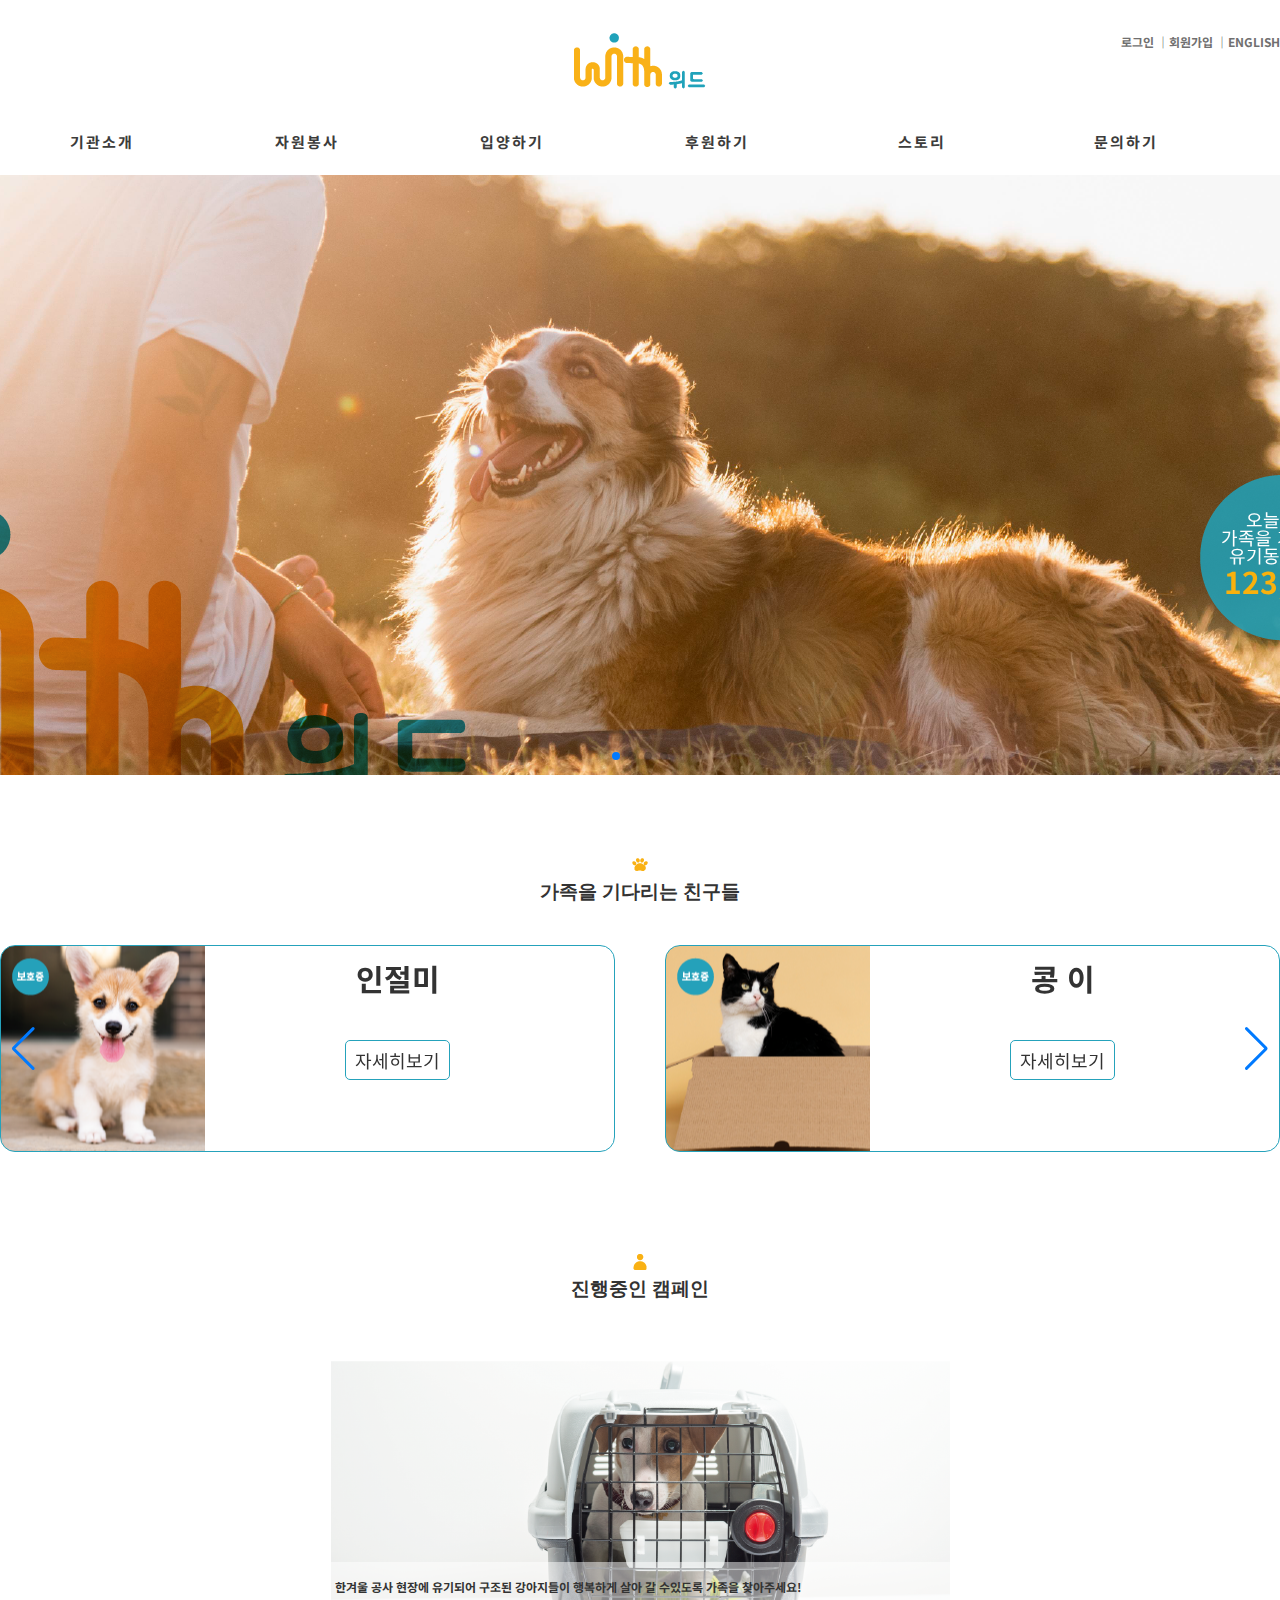
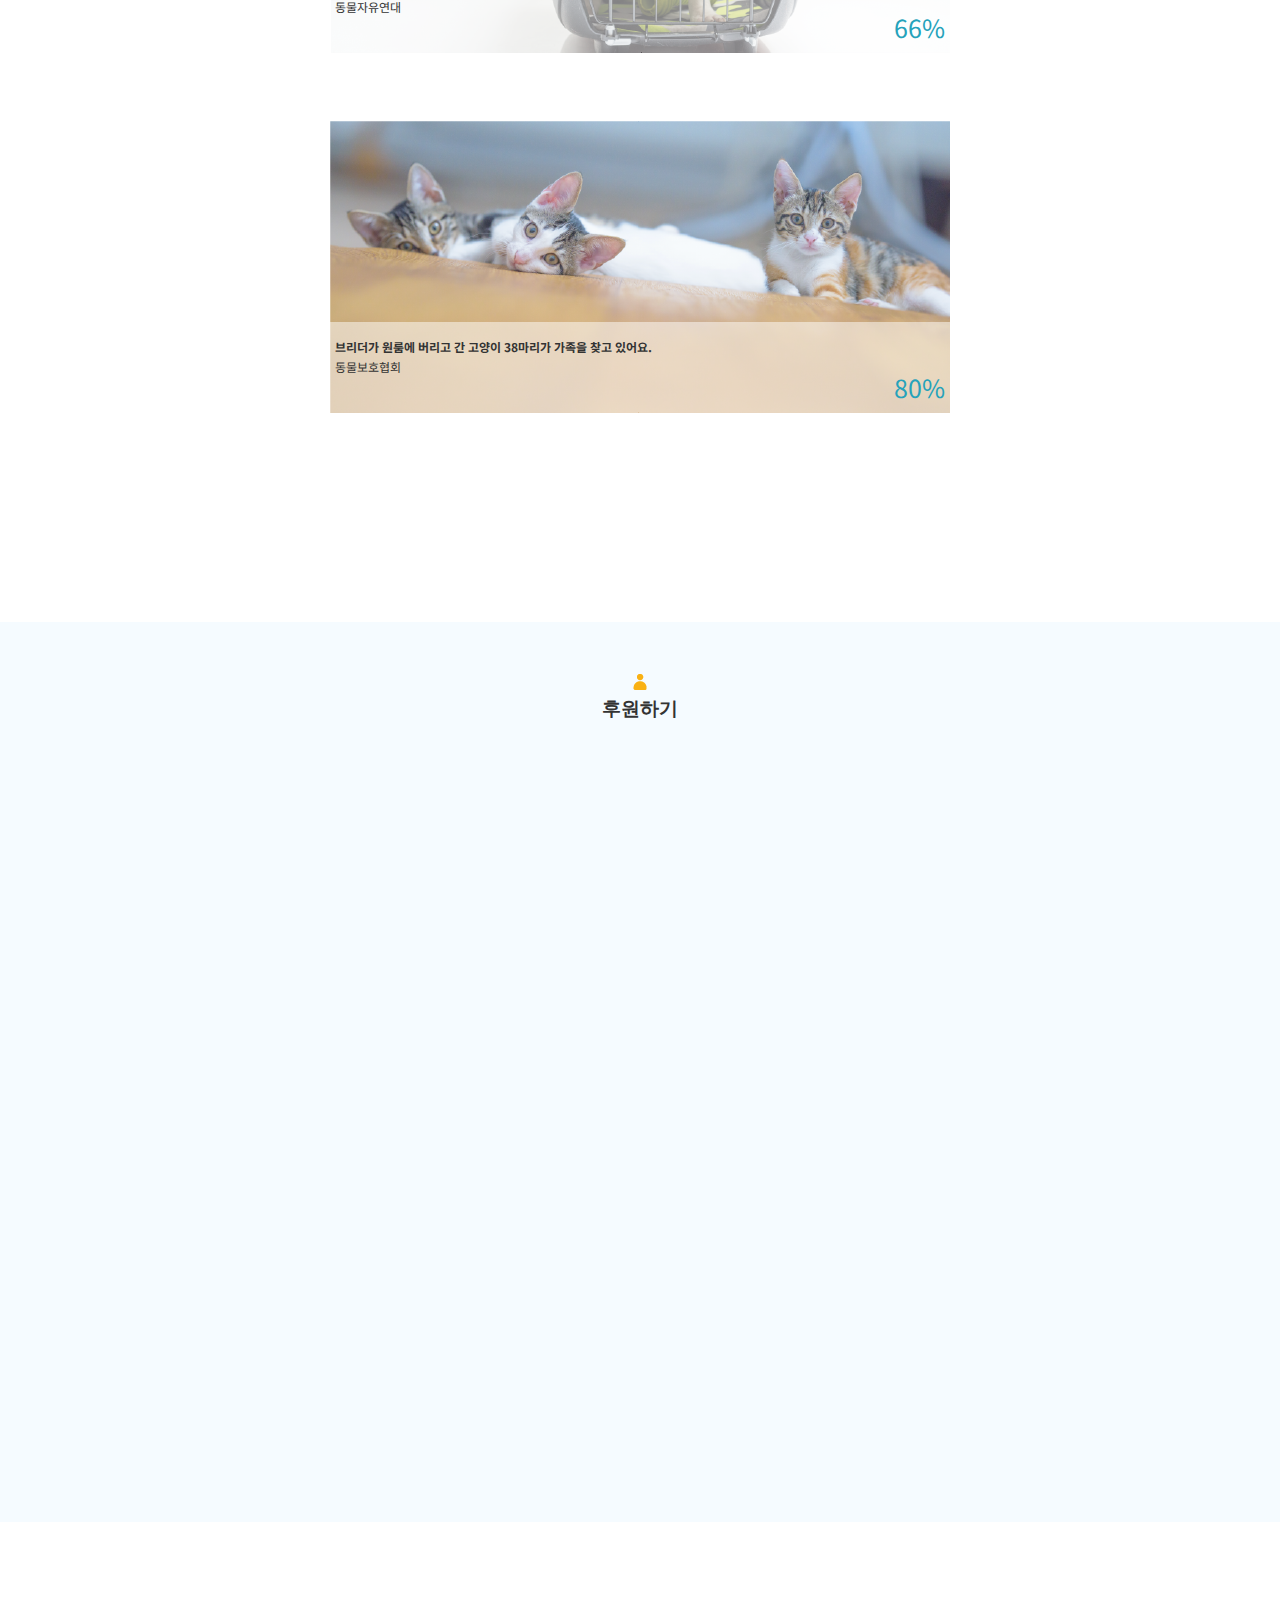
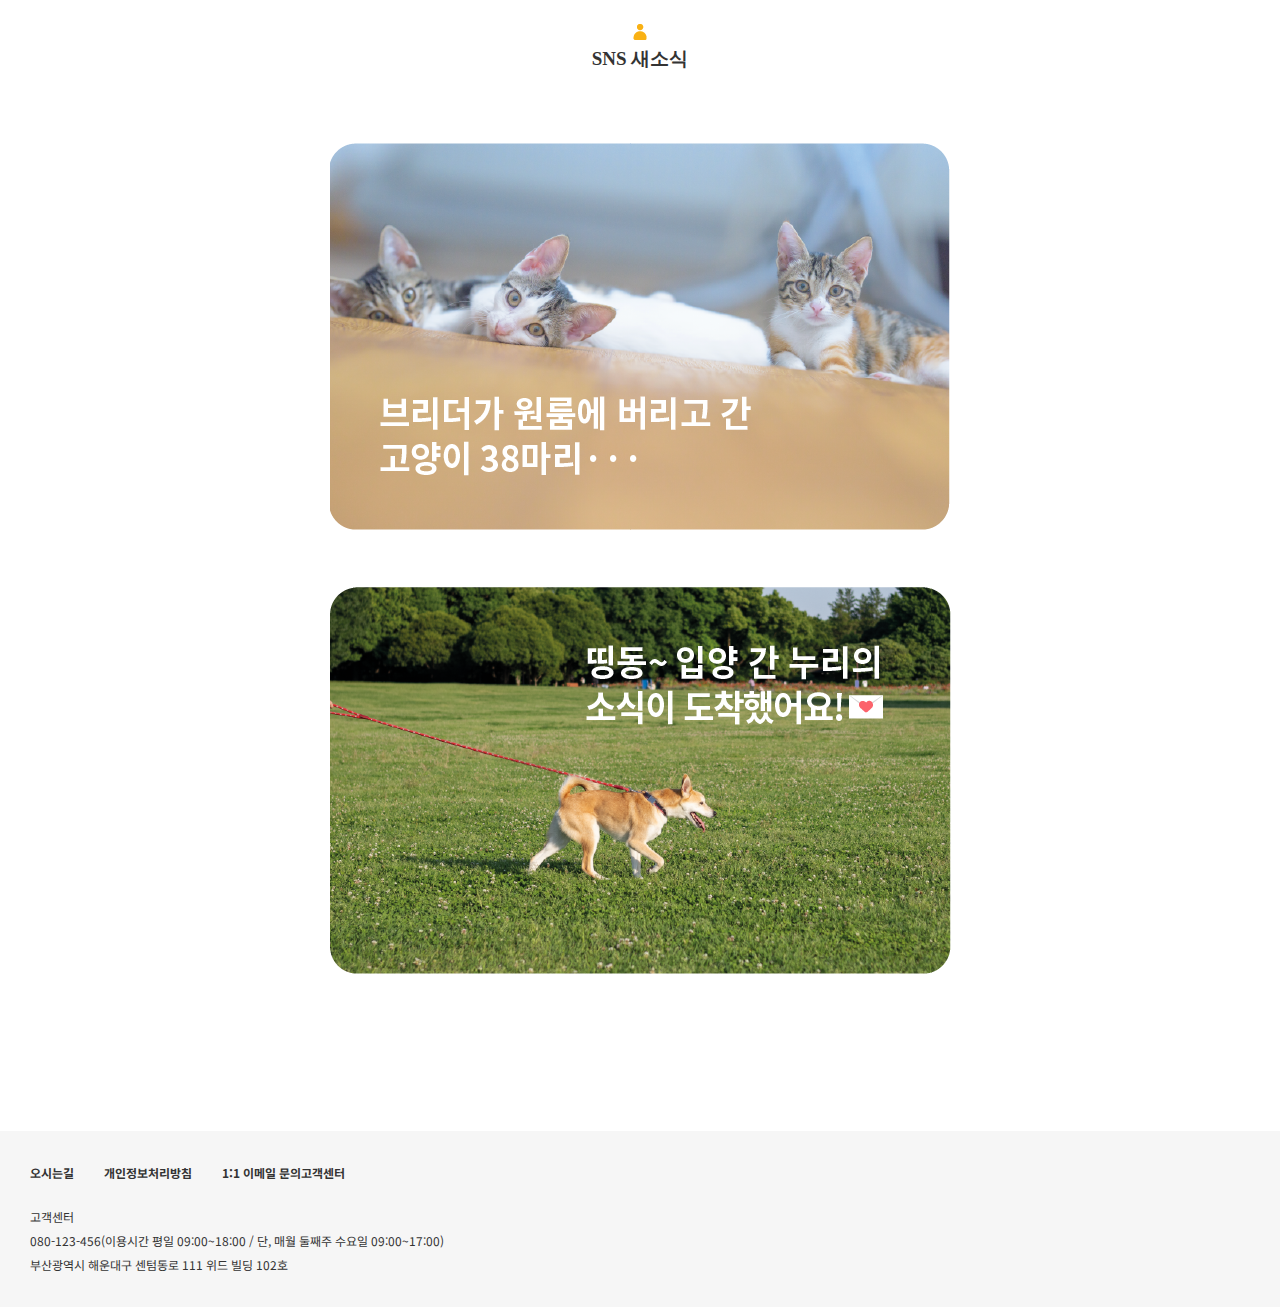
<file: index.html>
<!DOCTYPE html>
<html lang="ko">

<head>
    <meta charset="UTF-8">
    <meta http-equiv="X-UA-Compatible" content="IE=edge">
    <meta name="viewport" content="width=device-width, initial-scale=1.0">
    <title>유기동물과 함께나아가는 With</title>
    <!--기본css-->
    <link rel="stylesheet" href="css/style.css">
    <!--aos_css-->
    <link href="https://unpkg.com/aos@2.3.1/dist/aos.css" rel="stylesheet">
    <!--swiper_css-->
    <link rel="stylesheet" href="css/swiper-bundle.min.css">
    <link rel="stylesheet" href="https://cdn.jsdelivr.net/npm/swiper/swiper-bundle.min.css" />
    <!--mobile_menu_css-->
    <link rel="stylesheet" href="css/jquery.mmenu.all.css">
    <!--파비콘-->
    <link rel="shortcut icon" href="images/favicon-01.png" type="image/x-icon">
    <!--웹폰트-->
    <link rel="preconnect" href="https://fonts.googleapis.com">
    <link rel="preconnect" href="https://fonts.gstatic.com" crossorigin>
    <link href="https://fonts.googleapis.com/css2?family=Noto+Sans+KR&display=swap" rel="stylesheet">
    <!--js-->
    <script src="https://cdn.jsdelivr.net/npm/swiper/swiper-bundle.min.js"></script>
    <script src="js/jquery-1.9.1.min.js"></script>
    <script src="js/script.js"></script>
    <script src="https://unpkg.com/aos@2.3.1/dist/aos.js"></script>
    <!--mobile_menu_js-->
    <script src="js/jquery.mmenu.all.js"></script>


</head>

<body>
    <div id="header_wrap">
        <div class="header">
            <h1><a href="index.html"><img src="images/logo-01.png" alt="logo"></a></h1>
            <ul class="login">
                <li><a href="login.html">로그인 ｜</a></li>
                <li><a href="#">회원가입 ｜</a></li>
                <li><a href="#">ENGLISH</a></li>
            </ul>
        </div><!--header_end-->

        <div id="gnb_wrap">
            <ul class="gnb">
                <li><a href="sub1.html">기관소개</a>
                    <ul class="submenu">
                        <li><a href="sub1.html">위드소개</a></li>
                        <li><a href="sub1.html#section1_wrap">주요사업</a></li>
                        <li><a href="sub1.html#map_wrap">오시는길</a></li>
                    </ul>
                </li>
                <li><a href="sub2.html">자원봉사</a>
                    <ul class="submenu">
                        <li><a href="sub3.html">자원봉사를 위한 교육</a></li>
                        <li><a href="sub2.html">자원봉사를 하고싶어요</a></li>
                        <li><a href="#">봉사자가 필요해요</a></li>
                    </ul>
                </li>
                <li><a href="sub5.html">입양하기</a>
                    <ul class="submenu">
                        <li><a href="#">입양 전 교육</a></li>
                        <li><a href="sub5.html">입양 전 안내사항</a></li>
                        <li><a href="sub4.html">가족을 기다리는 친구들</a></li>
                    </ul>
                </li>
                <li><a href="#">후원하기</a>
                    <ul class="submenu">
                        <li><a href="#">정기후원</a></li>
                        <li><a href="#">일시후원</a></li>
                        <li><a href="#">보호소 선택 후원</a></li>
                        <li><a href="#">캠페인 후원</a></li>
                    </ul>
                </li>
                <li><a href="#">스토리</a>
                    <ul class="submenu">
                        <li><a href="#">입양후기</a></li>
                        <li><a href="#">봉사후기</a></li>
                        <li><a href="#">질문&답변</a></li>
                    </ul>
                </li>
                <li><a href="#">문의하기</a>
                    <ul class="submenu">
                        <li><a href="#">공지사항</a></li>
                        <li><a href="#">FAQ</a></li>
                        <li><a href="#">1:1문의하기</a></li>
                    </ul>
                </li>
            </ul>
            <div class="m_gnb">
                <div class="menu_link">
                    <a href="#menu">
                        <img src="images/hamberger_btn-01.png" alt="">
                    </a>
                </div>
                <nav id="menu">
                    <ul class="mobile_gnb">
                        <li><a href="sub1.html">기관소개</a></li>
                        <li><a href="sub2.html">자원봉사</a></li>
                        <li><a href="sub5.html">입양하기</a></li>
                        <li><a href="#">후원하기</a></li>
                        <li><a href="#">스토리</a></li>
                        <li><a href="#">문의하기</a></li>
                    </ul>
                </nav>
            </div><!--gnb_wrap_end-->
        </div><!--header_wrap_end-->
        <div id="main_banner">
            <div class="swiper mySwiper">
                <div class="swiper-wrapper">
                    <div class="swiper-slide banner1">
                        <div class="round_wrap">
                            <div class="round">
                                <ul class="round_text">
                                    <li>오늘 하루 <br>
                                        가족을 기다리는 <br>
                                        유기동물의 수</li>
                                    <li>
                                        <h2>123,456</h2>
                                    </li>
                                </ul>
                            </div><!--round_end-->
                        </div>
                    </div>
                    <div class="swiper-slide banner2"></div>
                    <div class="swiper-slide banner3"></div>
                    <div class="swiper-slide banner4"></div>
                </div>
                <div class="swiper-pagination"></div>
            </div>

        </div><!--main_banner_end-->
        <div id="container">
            <div class="section content_1">
                <strong class="title"><img src="images/main/icon1-01.png" alt="">
                    <br> 가족을 기다리는 친구들</strong>
                <div class="swiper mySwiper2">
                    <div class="swiper-wrapper list_wrap">
                        <div class="swiper-slide banner1-1 list">
                            <h1>인절미</h1> <a href="#">자세히보기</a>
                        </div>
                        <div class="swiper-slide banner2-1 list">
                            <h1>콩 이</h1> <a href="#">자세히보기</a>
                        </div>
                        <div class="swiper-slide banner3-1 list">
                            <h1>소 담</h1> <a href="#">자세히보기</a>
                        </div>
                        <div class="swiper-slide banner4-1 list">
                            <h1>호 두</h1> <a href="#">자세히보기</a>
                        </div>
                        <div class="swiper-slide banner5-1 list">
                            <h1>치 즈</h1> <a href="#">자세히보기</a>
                        </div>
                    </div>
                    <div class="swiper-button-next"></div>
                    <div class="swiper-button-prev"></div>
                </div>
            </div><!--section content_1_end-->
            <div class="section content_2">
                <strong class="title"><img src="images/main/icon4-01.png" alt="">
                    <br> 진행중인 캠페인</strong>
                <ul class="campain">
                    <li> <a href="#">
                            <div class="campain_text">
                                <strong>한겨울 공사 현장에 유기되어 구조된 강아지들이 행복하게 살아 갈 수있도록 가족을 찾아주세요!</strong>
                                <p>동물자유연대</p>
                                <p class="per">66%</p>
                            </div>
                        </a></li>
                    <li><a href="#">
                            <div class="campain_text"><strong>브리더가 원룸에 버리고 간 고양이 38마리가 가족을 찾고 있어요.</strong>
                                <p>동물보호협회</p>
                                <p class="per">80%</p>
                            </div>
                        </a></li>
                </ul>
            </div><!--section content_2_end-->
        </div><!--container_end-->
        <div id="container_2">
            <div class="section content_3">
                <strong class="title"><img src="images/main/icon4-01.png" alt="">
                    <br> 후원하기</strong>
                <ul class="donation_list">
                    <li data-aos="fade-up" data-aos-duration="2000"><a href="#">
                            <p>정기 후원 신청</p>
                        </a></li>
                    <li data-aos="fade-up" data-aos-duration="2000"><a href="#">
                            <p>일시 후원 신청</p>
                        </a></li>
                    <li data-aos="fade-up" data-aos-duration="2000"><a href="#">
                            <p>캠페인 후원 신청</p>
                        </a></li>
                    <li data-aos="fade-up" data-aos-duration="2000"><a href="#">
                            <p>보호소 지정 후원 신청</p>
                        </a></li>
                </ul>
            </div><!--section content_3_end-->
        </div><!--container_2_end-->
        <div id="container_3">
            <div class="section content_4">
                <strong class="title"><img src="images/main/icon4-01.png" alt="">
                    <br> SNS 새소식</strong>
                <ul class="sns_list">
                    <li><a href="#"><img src="images/main/sns-01.png" alt=""></a></li>
                    <li><a href="#"><img src="images/main/sns-02.png" alt=""></a></li>
                </ul>
            </div><!--content_4_end-->
        </div><!--container_3_end-->
        <div id="footer_wrap">
            <div class="footer">
                <ul class="link">
                    <li><a href="#">오시는길 </a></li>
                    <li><a href="#">개인정보처리방침</a></li>
                    <li><a href="#">1:1 이메일 문의고객센터</a></li>
                </ul>
                <p>고객센터 <br>
                    080-123-456(이용시간 평일 09:00~18:00 / 단, 매월 둘째주 수요일 09:00~17:00) <br>
                    부산광역시 해운대구 센텀동로 111 위드 빌딩 102호</p>
            </div>
        </div><!--footer_end-->

        <script>
            /*mobile_menu*/
            $(document).ready(function () {
                $("#menu").mmenu({
                    "slidingSubmenus": false,
                    "navbar": { "title": "With_위드" },
                    "extensions": [
                        "pagedim-black",
                        "position-right",
                        "theme-white"
                    ]
                });
            });
            /*mainbanner*/
            var swiper = new Swiper(".mySwiper", {
                spaceBetween: 30,
                centeredSlides: true,
                autoplay: {
                    delay: 3500,
                    disableOnInteraction: false,
                },
                pagination: {
                    el: ".swiper-pagination",
                    clickable: true,
                },
            });
            /*list*/
            var swiper = new Swiper(".mySwiper2", {
                slidesPerView: 1, //브라우저가 700보다 작을 때
                spaceBetween: 30,
                loop: true,//반복
                freeMode: true,
                navigation: {
                    nextEl: ".swiper-button-next",
                    prevEl: ".swiper-button-prev"
                },

                breakpoints: {
                    700: {
                        slidesPerView: 2,  //브라우저가 700보다 클 때
                        spaceBetween: 50,
                    },
                    1320: {
                        slidesPerView: 3,  //브라우저가 1320보다 클 때
                        spaceBetween: 50,
                    },
                },
            });

        </script>
</body>

</html>
</file>
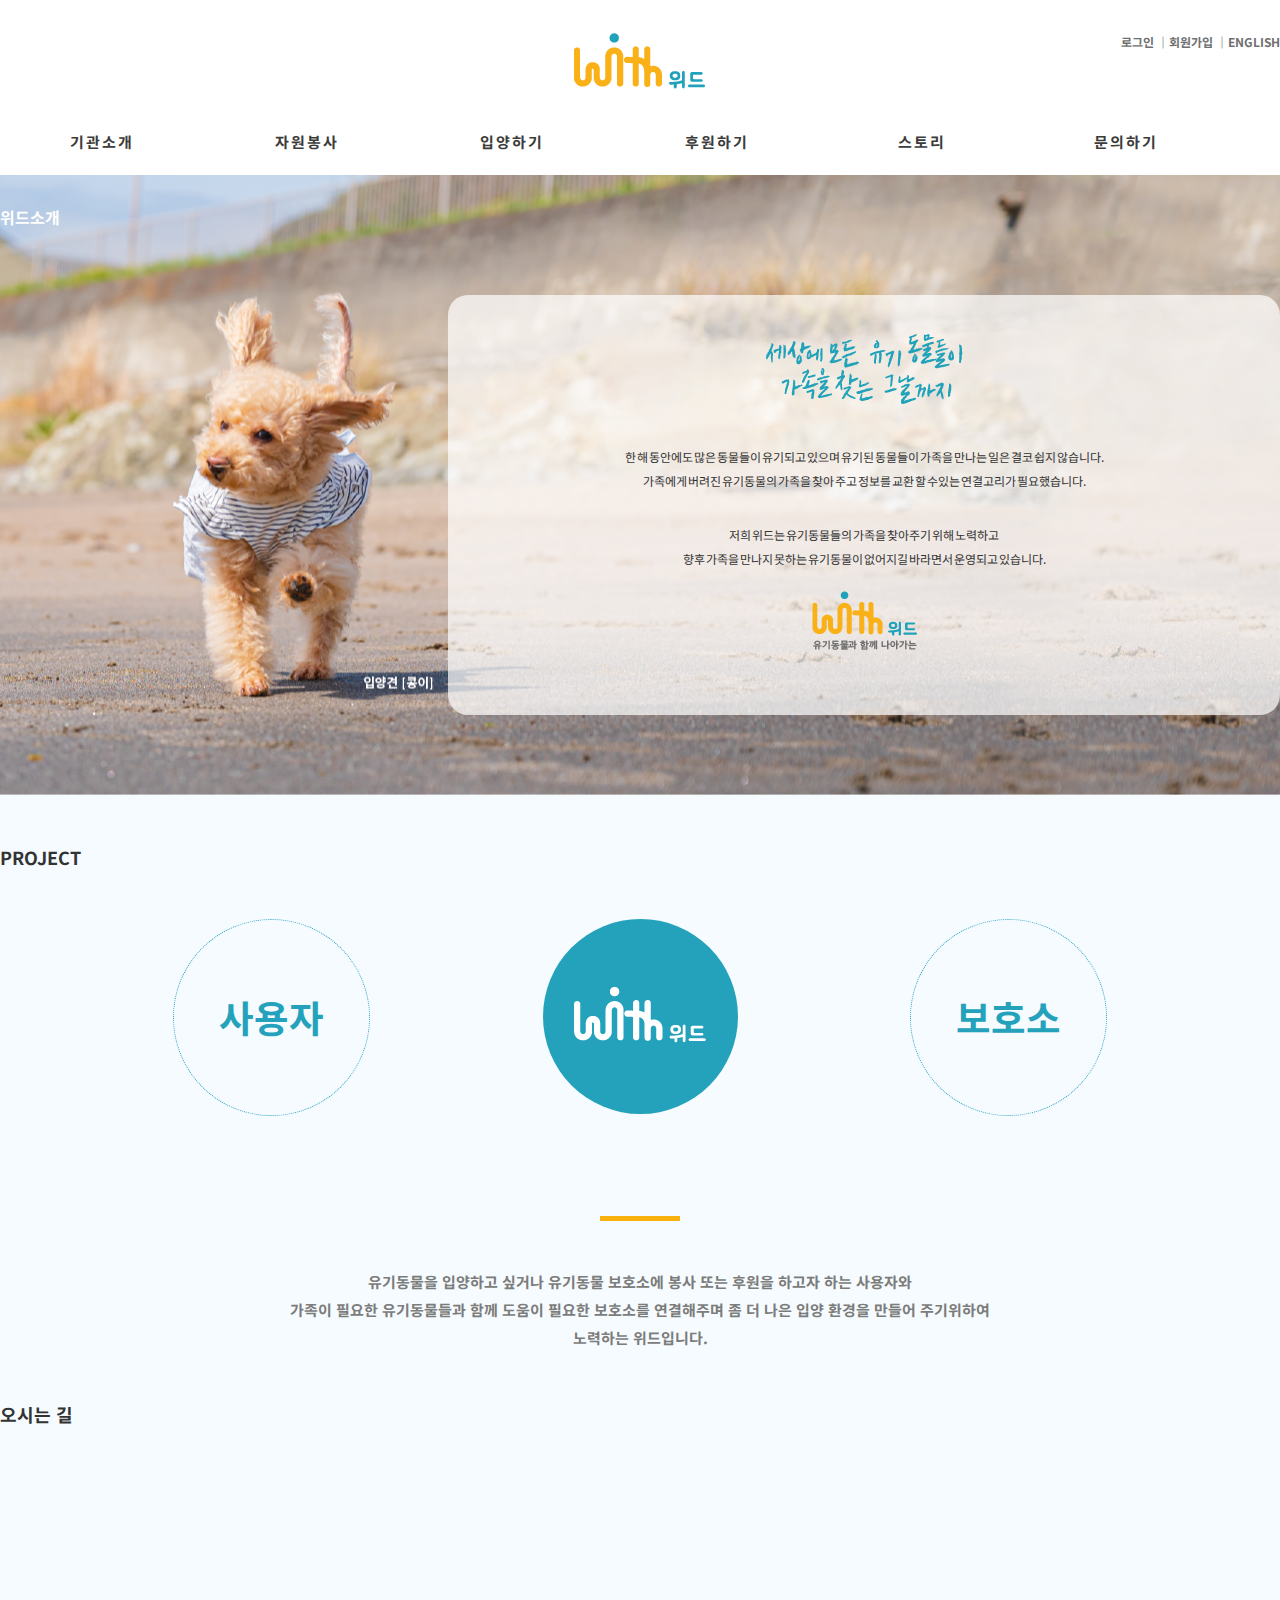
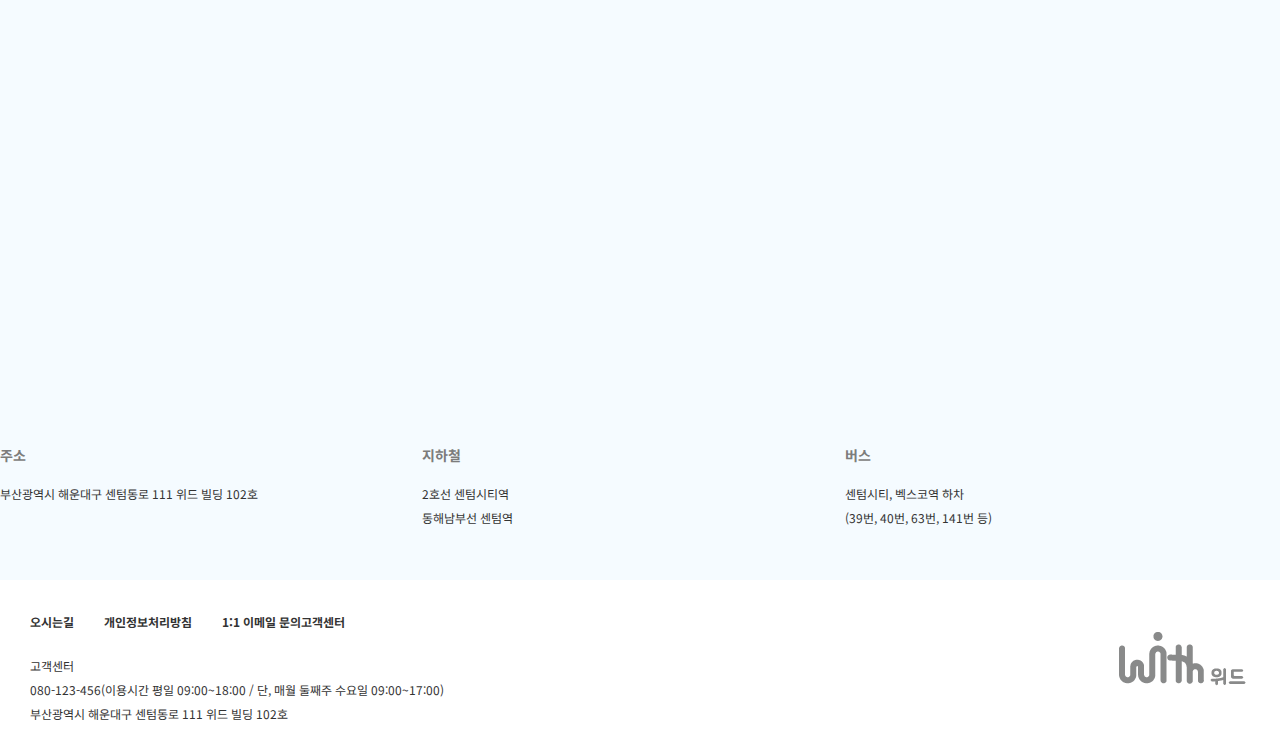
<file: sub1.html>
<!DOCTYPE html>
<html lang="ko">

<head>
    <meta charset="UTF-8">
    <meta http-equiv="X-UA-Compatible" content="IE=edge">
    <meta name="viewport" content="width=device-width, initial-scale=1.0">
    <title>유기동물과 함께나아가는 With</title>
    <!--기본css-->
    <link rel="stylesheet" href="css/sub1_style.css">
    <!--swiper_css-->
    <link rel="stylesheet" href="css/swiper-bundle.min.css">
    <link rel="stylesheet" href="https://cdn.jsdelivr.net/npm/swiper/swiper-bundle.min.css" />
    <!--mobile_menu_css-->
    <link rel="stylesheet" href="css/jquery.mmenu.all.css">
    <!--파비콘-->
    <link rel="shortcut icon" href="images/favicon-01.png" type="image/x-icon">
    <!--웹폰트-->
    <link rel="preconnect" href="https://fonts.googleapis.com">
    <link rel="preconnect" href="https://fonts.gstatic.com" crossorigin>
    <link href="https://fonts.googleapis.com/css2?family=Noto+Sans+KR&display=swap" rel="stylesheet">
    <!--js-->
    <script src="https://cdn.jsdelivr.net/npm/swiper/swiper-bundle.min.js"></script>
    <script src="js/jquery-1.9.1.min.js"></script>
    <!--mobile_menu_js-->
    <script src="js/jquery.mmenu.all.js"></script>
</head>

<body>
    <div id="header_wrap">
        <div class="header">
            <h1><a href="index.html"><img src="images/logo-01.png" alt="logo"></a></h1>
            <ul class="login">
                <li><a href="login.html">로그인 ｜</a></li>
                <li><a href="#">회원가입 ｜</a></li>
                <li><a href="#">ENGLISH</a></li>
            </ul>
        </div><!--header_end-->

        <div id="gnb_wrap">
            <ul class="gnb">
                <li class="on"><a href="#">기관소개</a>
                    <ul class="submenu">
                        <li><a href="#">위드소개</a></li>
                        <li><a href="sub1.html#section1_wrap">주요사업</a></li>
                        <li><a href="sub1.html#map_wrap">오시는길</a></li>
                    </ul>
                </li>
                <li><a href="sub2.html">자원봉사</a>
                    <ul class="submenu">
                        <li><a href="sub3.html">자원봉사를 위한 교육</a></li>
                        <li><a href="sub2.html">자원봉사를 하고싶어요</a></li>
                        <li><a href="#">봉사자가 필요해요</a></li>
                    </ul>
                </li>
                <li><a href="sub5.html">입양하기</a>
                    <ul class="submenu">
                        <li><a href="#">입양 전 교육</a></li>
                        <li><a href="sub5.html">입양 전 안내사항</a></li>
                        <li><a href="sub4.html">가족을 기다리는 친구들</a></li>
                    </ul>
                </li>
                <li><a href="#">후원하기</a>
                    <ul class="submenu">
                        <li><a href="#">정기후원</a></li>
                        <li><a href="#">일시후원</a></li>
                        <li><a href="#">보호소 선택 후원</a></li>
                        <li><a href="#">캠페인 후원</a></li>
                    </ul>
                </li>
                <li><a href="#">스토리</a>
                    <ul class="submenu">
                        <li><a href="#">입양후기</a></li>
                        <li><a href="#">봉사후기</a></li>
                        <li><a href="#">질문&답변</a></li>
                    </ul>
                </li>
                <li><a href="#">문의하기</a>
                    <ul class="submenu">
                        <li><a href="#">공지사항</a></li>
                        <li><a href="#">FAQ</a></li>
                        <li><a href="#">1:1문의하기</a></li>
                    </ul>
                </li>
            </ul>
            <div class="m_gnb">
                <div class="menu_link">
                    <a href="#menu">
                        <img src="images/hamberger_btn-01.png" alt="">
                    </a>
                </div>
                <nav id="menu">
                    <ul class="mobile_gnb">
                        <li><a href="sub1.html">기관소개</a></li>
                        <li><a href="sub2.html">자원봉사</a></li>
                        <li><a href="sub5.html">입양하기</a></li>
                        <li><a href="#">후원하기</a></li>
                        <li><a href="#">스토리</a></li>
                        <li><a href="#">문의하기</a></li>
                    </ul>
                </nav>
            </div><!--gnb_wrap_end-->
        </div><!--header_wrap_end-->
        <div id="info">
            <div class="info_center">
                <h2 class="title">위드소개</h2>
                <div class="text">
                    <img src="images/sub1/subpage_title-01.png" alt="">
                    <p>한 해 동안에도 많은 동물들이 유기되고 있으며 유기된 동물들이 가족을 만나는 일은 결코 쉽지 않습니다. <br>
                        가족에게 버려진 유기동물의 가족을 찾아 주고 정보를 교환 할 수있는 연결고리가 필요했습니다.</p>
                    <p>저희 위드는 유기동물들의 가족을 찾아주기 위해 노력하고 <br>
                        향후 가족을 만나지 못하는 유기동물이 없어지길 바라면서 운영되고 있습니다.</p>
                    <img src="images/sub1/subpage_logo-01.png" alt="">
                </div><!--text_end-->
            </div><!--info_center_end-->
        </div><!--info_end-->
        <div id="section1_wrap">
            <div class="section1">
                <h2 class="title2">PROJECT</h2>
                <div class="project">
                    <div class="project1 round">
                        <h2>사용자</h2>
                    </div>
                    <div class="project2 round"><img src="images/sub1/logo_white-01.png" alt=""></div>
                    <div class="project3 round">
                        <h2>보호소</h2>
                    </div>
                </div>
                <div class="section1_center">
                    <div class="square"></div>
                    <p>유기동물을 입양하고 싶거나 유기동물 보호소에 봉사 또는 후원을 하고자 하는 사용자와 <br>
                        가족이 필요한 유기동물들과 함께 도움이 필요한 보호소를 연결해주며 좀 더 나은 입양 환경을 만들어 주기위하여 <br>
                        노력하는 위드입니다.</p>
                </div><!--section1_center_end-->
            </div><!--section1_end-->
        </div><!--section1_wrap_end-->
        <div id="map_wrap">
            <div class="title_center">
                <h2 class="title2">오시는 길</h2>
            </div><!--title_center_end-->
            <div class="map">
                <iframe
                    src="https://www.google.com/maps/embed?pb=!1m18!1m12!1m3!1d10969.280564858538!2d129.1215331192184!3d35.17690085453572!2m3!1f0!2f0!3f0!3m2!1i1024!2i768!4f13.1!3m3!1m2!1s0x356892e9060a0c83%3A0x60f3f8a820910086!2z67aA7IKw6rSR7Jet7IucIO2VtOyatOuMgOq1rCDshLzthYDrj5nroZw!5e0!3m2!1sko!2skr!4v1670398785923!5m2!1sko!2skr"
                    width="1920" height="550" style="border:0;" allowfullscreen="" loading="lazy"
                    referrerpolicy="no-referrer-when-downgrade"></iframe>
            </div>
            <div class="map_info">
                <ul class="info">
                    <li>
                        <h3>주소</h3>
                        <p>부산광역시 해운대구 센텀동로 111 위드 빌딩 102호</p>
                    </li>
                    <li>
                        <h3>지하철</h3>
                        <p>2호선 센텀시티역 <br>
                            동해남부선 센텀역</p>
                    </li>
                    <li>
                        <h3>버스</h3>
                        <p>센텀시티, 벡스코역 하차 <br>
                            (39번, 40번, 63번, 141번 등)</p>
                    </li>
                </ul>
            </div><!--map_info_end-->
        </div><!--map_wrap_end-->
        <div class="footer">
            <ul class="link">
                <li><a href="#">오시는길 </a></li>
                <li><a href="#">개인정보처리방침</a></li>
                <li><a href="#">1:1 이메일 문의고객센터</a></li>
            </ul>
            <p>고객센터 <br>
                080-123-456(이용시간 평일 09:00~18:00 / 단, 매월 둘째주 수요일 09:00~17:00) <br>
                부산광역시 해운대구 센텀동로 111 위드 빌딩 102호</p>
            <div class="logo2"><img src="images/logo2-01.png" alt=""></div>
        </div>
    </div><!--footer_end-->
    <script>
        /*mobile_menu*/
        $(document).ready(function () {
            $("#menu").mmenu({
                "slidingSubmenus": false,
                "navbar": { "title": "With_위드" },
                "extensions": [
                    "pagedim-black",
                    "position-right",
                    "theme-white"
                ]
            });
        });
    </script>
</body>

</html>
</file>
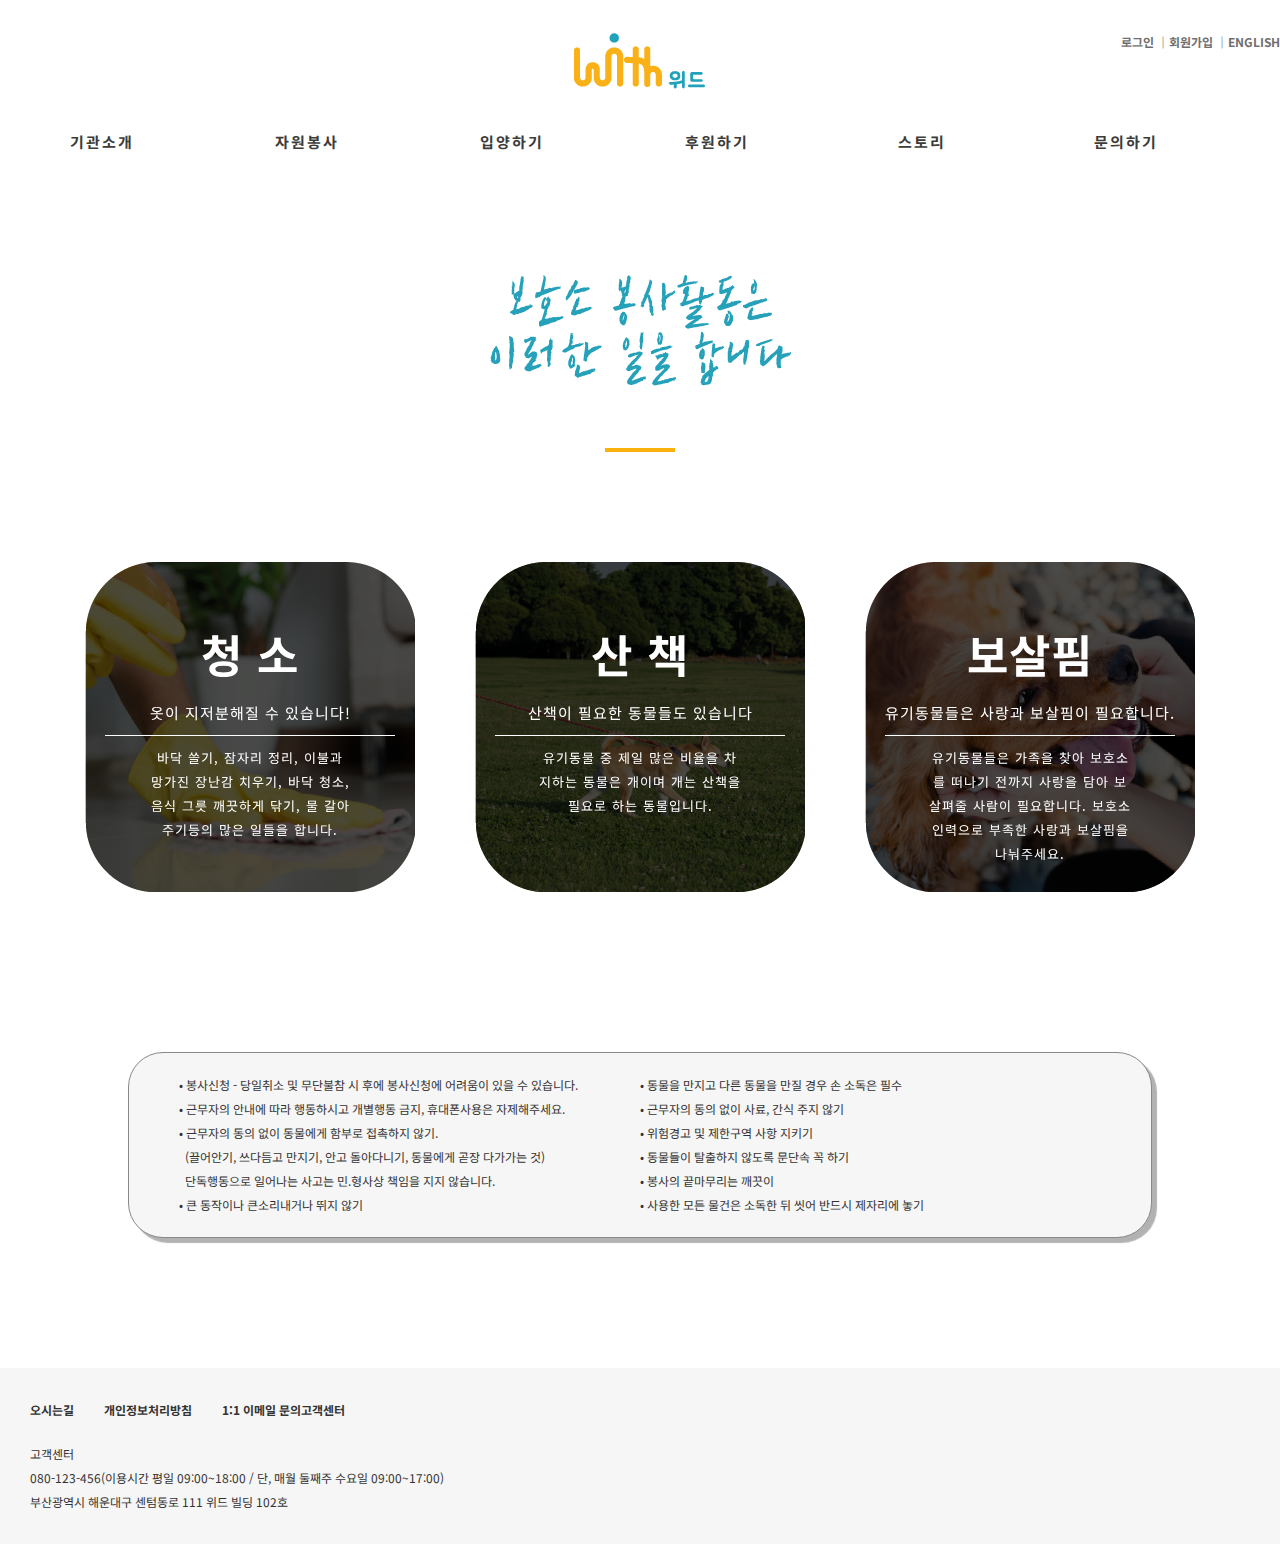
<file: sub3.html>
<!DOCTYPE html>
<html lang="ko">

<head>
    <meta charset="UTF-8">
    <meta http-equiv="X-UA-Compatible" content="IE=edge">
    <meta name="viewport" content="width=device-width, initial-scale=1.0">
    <title>유기동물과 함께나아가는 With</title>
    <!--기본css-->
    <link rel="stylesheet" href="css/sub3_style.css">
    <!--aos_css-->
    <link href="https://unpkg.com/aos@2.3.1/dist/aos.css" rel="stylesheet">
    <!--mobile_menu_css-->
    <link rel="stylesheet" href="css/jquery.mmenu.all.css">
    <!--파비콘-->
    <link rel="shortcut icon" href="images/favicon-01.png" type="image/x-icon">
    <!--웹폰트-->
    <link rel="preconnect" href="https://fonts.googleapis.com">
    <link rel="preconnect" href="https://fonts.gstatic.com" crossorigin>
    <link href="https://fonts.googleapis.com/css2?family=Noto+Sans+KR&display=swap" rel="stylesheet">
    <!--js-->
    <script src="https://cdn.jsdelivr.net/npm/swiper/swiper-bundle.min.js"></script>
    <script src="js/jquery-1.9.1.min.js"></script>
    <script src="js/script.js"></script>
    <script src="https://unpkg.com/aos@2.3.1/dist/aos.js"></script>
    <!--mobile_menu_js-->
    <script src="js/jquery.mmenu.all.js"></script>

</head>

<body>
    <div id="header_wrap">
        <div class="header">
            <h1><a href="index.html"><img src="images/logo-01.png" alt="logo"></a></h1>
            <ul class="login">
                <li><a href="login.html">로그인 ｜</a></li>
                <li><a href="#">회원가입 ｜</a></li>
                <li><a href="#">ENGLISH</a></li>
            </ul>
        </div><!--header_end-->

        <div id="gnb_wrap">
            <ul class="gnb">
                <li><a href="sub1.html">기관소개</a>
                    <ul class="submenu">
                        <li><a href="sub1.html">위드소개</a></li>
                        <li><a href="sub1.html#section1_wrap">주요사업</a></li>
                        <li><a href="sub1.html#map_wrap">오시는길</a></li>
                    </ul>
                </li>
                <li><a href="sub2.html">자원봉사</a>
                    <ul class="submenu">
                        <li><a href="#">자원봉사를 위한 교육</a></li>
                        <li><a href="sub2.html">자원봉사를 하고싶어요</a></li>
                        <li><a href="#">봉사자가 필요해요</a></li>
                    </ul>
                </li>
                <li class="on"><a href="sub5.html">입양하기</a>
                    <ul class="submenu">
                        <li><a href="#">입양 전 교육</a></li>
                        <li><a href="sub5.html">입양 전 안내사항</a></li>
                        <li><a href="sub4.html">가족을 기다리는 친구들</a></li>
                    </ul>
                </li>
                <li><a href="#">후원하기</a>
                    <ul class="submenu">
                        <li><a href="#">정기후원</a></li>
                        <li><a href="#">일시후원</a></li>
                        <li><a href="#">보호소 선택 후원</a></li>
                        <li><a href="#">캠페인 후원</a></li>
                    </ul>
                </li>
                <li><a href="#">스토리</a>
                    <ul class="submenu">
                        <li><a href="#">입양후기</a></li>
                        <li><a href="#">봉사후기</a></li>
                        <li><a href="#">질문&답변</a></li>
                    </ul>
                </li>
                <li><a href="#">문의하기</a>
                    <ul class="submenu">
                        <li><a href="#">공지사항</a></li>
                        <li><a href="#">FAQ</a></li>
                        <li><a href="#">1:1문의하기</a></li>
                    </ul>
                </li>
            </ul>
            <div class="m_gnb">
                <div class="menu_link">
                    <a href="#menu">
                        <img src="images/hamberger_btn-01.png" alt="">
                    </a>
                </div>
                <nav id="menu">
                    <ul class="mobile_gnb">
                        <li><a href="sub1.html">기관소개</a></li>
                        <li><a href="sub2.html">자원봉사</a></li>
                        <li><a href="sub5.html">입양하기</a></li>
                        <li><a href="#">후원하기</a></li>
                        <li><a href="#">스토리</a></li>
                        <li><a href="#">문의하기</a></li>
                    </ul>
                </nav>
            </div><!--gnb_wrap_end-->
        </div><!--header_wrap_end-->
        <div id="container">
            <h1 class="title"><img src="images/sub3/title-01.png" alt=""></h1>
            <div class="square"></div>
            <div class="banner_wrap">
                <ul class="banner">
                    <li data-aos="flip-left" data-aos-duration="1000">
                        <h2>청 소</h2>
                        <p class="slogan">옷이 지저분해질 수 있습니다!</p>
                        <p class="text"> 바닥 쓸기, 잠자리 정리, 이불과 망가진
                            장난감 치우기, 바닥 청소, 음식 그릇
                            깨끗하게 닦기, 물 갈아주기등의 많은
                            일들을 합니다.</p>
                    </li>
                    <li data-aos="flip-left" data-aos-duration="1000">
                        <h2>산 책</h2>
                        <p class="slogan">산책이 필요한 동물들도 있습니다</p>
                        <p class="text"> 유기동물 중 제일 많은 비율을 차지하는
                            동물은 개이며 개는 산책을 필요로 하는
                            동물입니다.</p>
                    </li>
                    <li data-aos="flip-left" data-aos-duration="1000">
                        <h2>보살핌</h2>
                        <p class="slogan">유기동물들은 사랑과 보살핌이 필요합니다.</p>
                        <p class="text"> 유기동물들은 가족을 찾아 보호소를 떠나기 전까지
                            사랑을 담아 보살펴줄 사람이 필요합니다.
                            보호소 인력으로 부족한 사랑과 보살핌을
                            나눠주세요.</p>
                    </li>
                </ul>
            </div><!--banner_end-->
            <div class="textbox_wrap">
                <div class="textbox">
                    <ul class="caution_1">
                        <li>• 봉사신청 - 당일취소 및 무단불참 시 후에 봉사신청에 어려움이 있을 수 있습니다.</li>
                        <li>• 근무자의 안내에 따라 행동하시고 개별행동 금지, 휴대폰사용은 자제해주세요.</li>
                        <li>• 근무자의 동의 없이 동물에게 함부로 접촉하지 않기. <br>
                            &nbsp; (끌어안기, 쓰다듬고 만지기, 안고 돌아다니기, 동물에게 곧장 다가가는 것) <br>
                            &nbsp; 단독행동으로 일어나는 사고는 민.형사상 책임을 지지 않습니다.
                        </li>
                        <li>• 큰 동작이나 큰소리내거나 뛰지 않기</li>
                    </ul>
                    <ul class="caution_2">
                        <li>• 동물을 만지고 다른 동물을 만질 경우 손 소독은 필수</li>
                        <li>• 근무자의 동의 없이 사료, 간식 주지 않기</li>
                        <li>• 위험경고 및 제한구역 사항 지키기</li>
                        <li>• 동물들이 탈출하지 않도록 문단속 꼭 하기</li>
                        <li>• 봉사의 끝마무리는 깨끗이</li>
                        <li>• 사용한 모든 물건은 소독한 뒤 씻어 반드시 제자리에 놓기</li>
                    </ul>
                </div><!--textbox_end-->
            </div><!--textbox_wrap-->
        </div><!--container_end-->
        <div id="footer_wrap">
            <div class="footer">
                <ul class="link">
                    <li><a href="#">오시는길 </a></li>
                    <li><a href="#">개인정보처리방침</a></li>
                    <li><a href="#">1:1 이메일 문의고객센터</a></li>
                </ul>
                <p>고객센터 <br>
                    080-123-456(이용시간 평일 09:00~18:00 / 단, 매월 둘째주 수요일 09:00~17:00) <br>
                    부산광역시 해운대구 센텀동로 111 위드 빌딩 102호</p>
            </div>
        </div><!--footer_end-->


        <script>
            /*mobile_menu*/
            $(document).ready(function () {
                $("#menu").mmenu({
                    "slidingSubmenus": false,
                    "navbar": { "title": "With_위드" },
                    "extensions": [
                        "pagedim-black",
                        "position-right",
                        "theme-white"
                    ]
                });
            });
        </script>
</body>

</html>
</file>
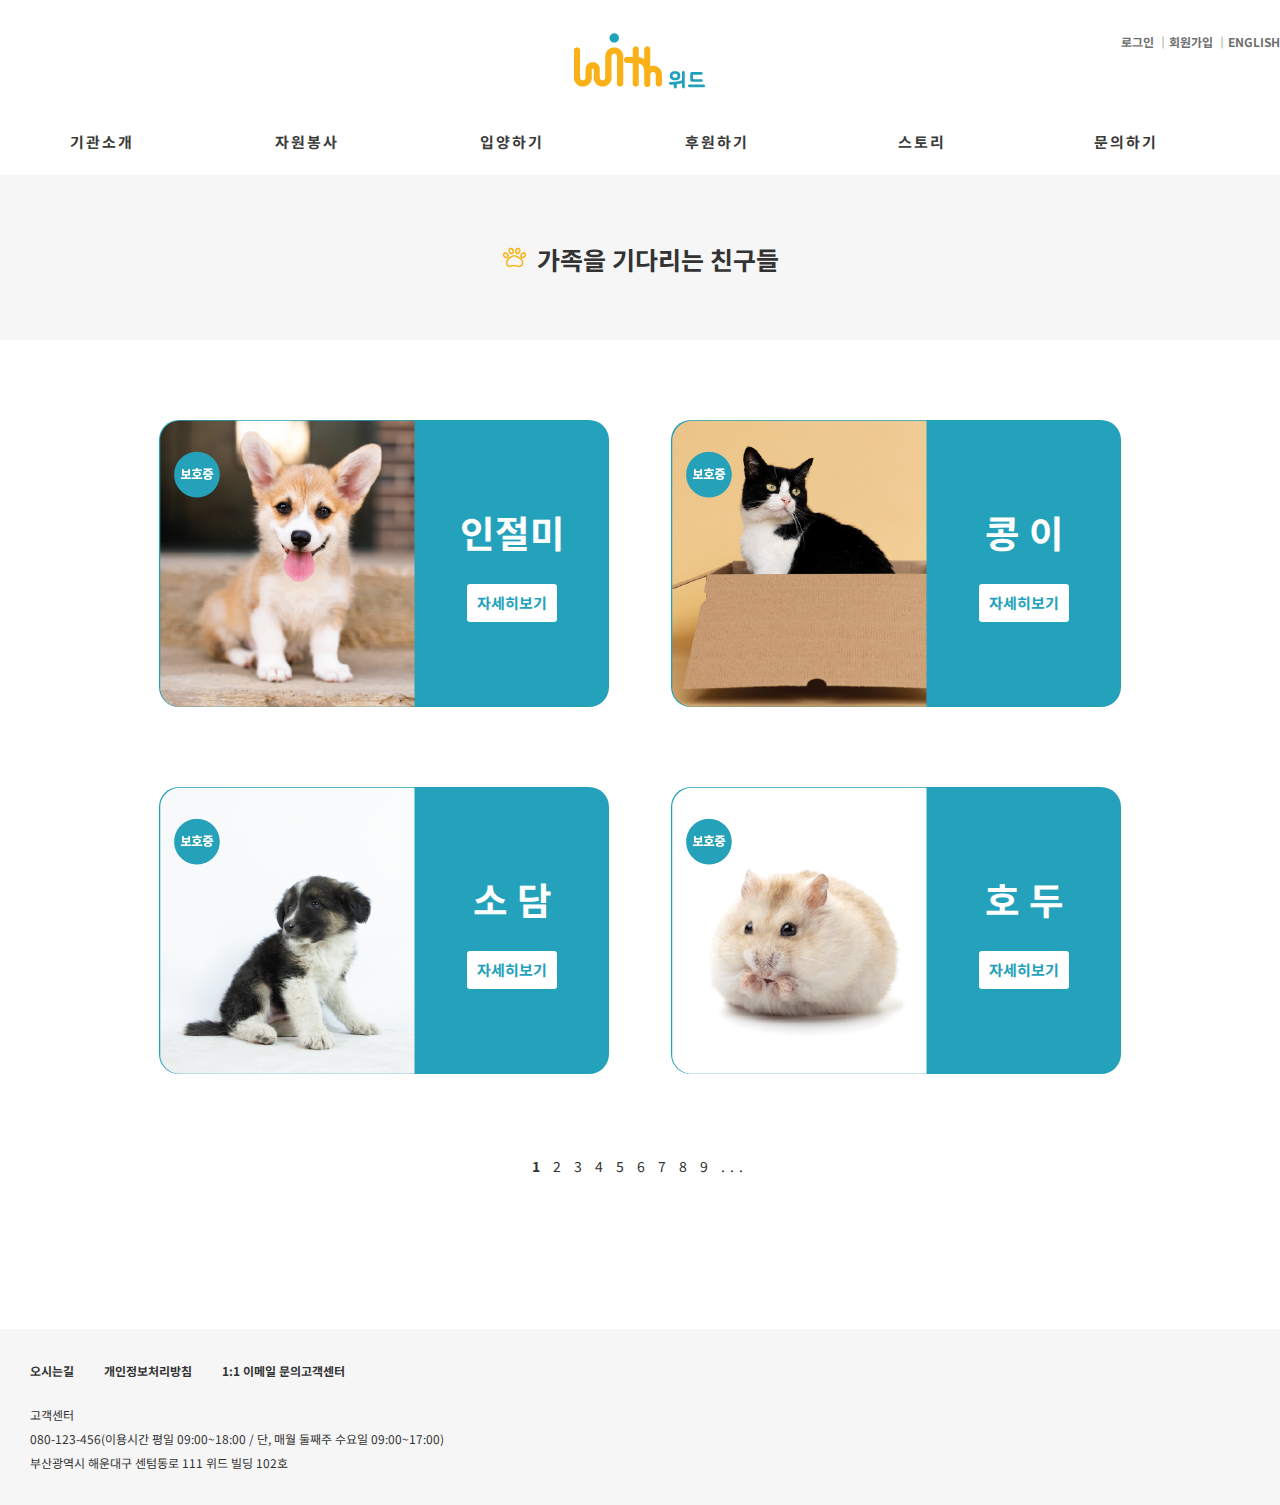
<file: sub4.html>
<!DOCTYPE html>
<html lang="en">

<head>
    <meta charset="UTF-8">
    <meta http-equiv="X-UA-Compatible" content="IE=edge">
    <meta name="viewport" content="width=device-width, initial-scale=1.0">
    <title>Document</title>
    <title>유기동물과 함께나아가는 With</title>
    <!--기본css-->
    <link rel="stylesheet" href="css/sub4_style.css">
    <!--aos_css-->
    <link href="https://unpkg.com/aos@2.3.1/dist/aos.css" rel="stylesheet">
    <!--mobile_menu_css-->
    <link rel="stylesheet" href="css/jquery.mmenu.all.css">
    <!--파비콘-->
    <link rel="shortcut icon" href="images/favicon-01.png" type="image/x-icon">
    <!--웹폰트-->
    <link rel="preconnect" href="https://fonts.googleapis.com">
    <link rel="preconnect" href="https://fonts.gstatic.com" crossorigin>
    <link href="https://fonts.googleapis.com/css2?family=Noto+Sans+KR&display=swap" rel="stylesheet">
    <!--js-->
    <script src="js/jquery-1.9.1.min.js"></script>
    <script src="js/script.js"></script>
    <script src="https://unpkg.com/aos@2.3.1/dist/aos.js"></script>
    <!--mobile_menu_js-->
    <script src="js/jquery.mmenu.all.js"></script>
</head>

<body>
    <div id="header_wrap">
        <div class="header">
            <h1><a href="index.html"><img src="images/logo-01.png" alt="logo"></a></h1>
            <ul class="login">
                <li><a href="login.html">로그인 ｜</a></li>
                <li><a href="#">회원가입 ｜</a></li>
                <li><a href="#">ENGLISH</a></li>
            </ul>
        </div><!--header_end-->
        <div id="gnb_wrap">
            <ul class="gnb">
                <li><a href="sub1.html">기관소개</a>
                    <ul class="submenu">
                        <li><a href="sub1.html">위드소개</a></li>
                        <li><a href="sub1.html#section1_wrap">주요사업</a></li>
                        <li><a href="sub1.html#map_wrap">오시는길</a></li>
                    </ul>
                </li>
                <li><a href="#">자원봉사</a>
                    <ul class="submenu">
                        <li><a href="sub3.html">자원봉사를 위한 교육</a></li>
                        <li><a href="sub2.html">자원봉사를 하고싶어요</a></li>
                        <li><a href="#">봉사자가 필요해요</a></li>
                    </ul>
                </li>
                <li class="on"><a href="sub5.html">입양하기</a>
                    <ul class="submenu">
                        <li><a href="#">입양 전 교육</a></li>
                        <li><a href="sub5.html">입양 전 안내사항</a></li>
                        <li><a href="#">가족을 기다리는 친구들</a></li>
                    </ul>
                </li>
                <li><a href="#">후원하기</a>
                    <ul class="submenu">
                        <li><a href="#">정기후원</a></li>
                        <li><a href="#">일시후원</a></li>
                        <li><a href="#">보호소 선택 후원</a></li>
                        <li><a href="#">캠페인 후원</a></li>
                    </ul>
                </li>
                <li><a href="#">스토리</a>
                    <ul class="submenu">
                        <li><a href="#">입양후기</a></li>
                        <li><a href="#">봉사후기</a></li>
                        <li><a href="#">질문&답변</a></li>
                    </ul>
                </li>
                <li><a href="#">문의하기</a>
                    <ul class="submenu">
                        <li><a href="#">공지사항</a></li>
                        <li><a href="#">FAQ</a></li>
                        <li><a href="#">1:1문의하기</a></li>
                    </ul>
                </li>
            </ul>
            <div class="m_gnb">
                <div class="menu_link">
                    <a href="#menu">
                        <img src="images/hamberger_btn-01.png" alt="">
                    </a>
                </div>
                <nav id="menu">
                    <ul class="mobile_gnb">
                        <li><a href="sub1.html">기관소개</a></li>
                        <li><a href="sub2.html">자원봉사</a></li>
                        <li><a href="sub5.html">입양하기</a></li>
                        <li><a href="#">후원하기</a></li>
                        <li><a href="#">스토리</a></li>
                        <li><a href="#">문의하기</a></li>
                    </ul>
                </nav>
            </div><!--gnb_wrap_end-->
        </div><!--header_wrap_end-->
        <div id="title">
            <p><img src="images/sub4/icon1-01.png" alt="">가족을 기다리는 친구들</p>
        </div><!--title_end-->
        <div id="container">
            <div class="content">
                <ul class="list">
                    <li>
                        <div class="img_wrap"><img src="images/sub4/list_animals-01.png" alt=""></div>
                        <div class="text">
                            <h2>인절미</h2>
                            <p><a href="#">자세히보기</a></p>
                        </div>
                    </li>
                    <li>
                        <div class="img_wrap"><img src="images/sub4/list_animals-02.png" alt=""></div>
                        <div class="text">
                            <h2>콩 이</h2>
                            <p><a href="#">자세히보기</a></p>
                        </div>
                    </li>
                    <li>
                        <div class="img_wrap"><img src="images/sub4/list_animals-03.png" alt=""></div>
                        <div class="text">
                            <h2>소 담</h2>
                            <p><a href="#">자세히보기</a></p< /div>
                    </li>
                    <li>
                        <div class="img_wrap"><img src="images/sub4/list_animals-04.png" alt=""></div>
                        <div class="text">
                            <h2>호 두</h2>
                            <p><a href="#">자세히보기</a></p>
                        </div>
                    </li>
                </ul>
            </div><!--content-->
            <div class="page_number"><a href="#"><strong> 1</strong> 2 3 4 5 6 7 8 9 ...</a></div>
        </div><!--container_end-->

        <div id="footer_wrap">
            <div class="footer">
                <ul class="link">
                    <li><a href="#">오시는길 </a></li>
                    <li><a href="#">개인정보처리방침</a></li>
                    <li><a href="#">1:1 이메일 문의고객센터</a></li>
                </ul>
                <p>고객센터 <br>
                    080-123-456(이용시간 평일 09:00~18:00 / 단, 매월 둘째주 수요일 09:00~17:00) <br>
                    부산광역시 해운대구 센텀동로 111 위드 빌딩 102호</p>
            </div>
        </div><!--footer_end-->

        <script>
            /*mobile_menu*/
            $(document).ready(function () {
                $("#menu").mmenu({
                    "slidingSubmenus": false,
                    "navbar": { "title": "With_위드" },
                    "extensions": [
                        "pagedim-black",
                        "position-right",
                        "theme-white"
                    ]
                });
            });
        </script>
</body>

</html>
</file>
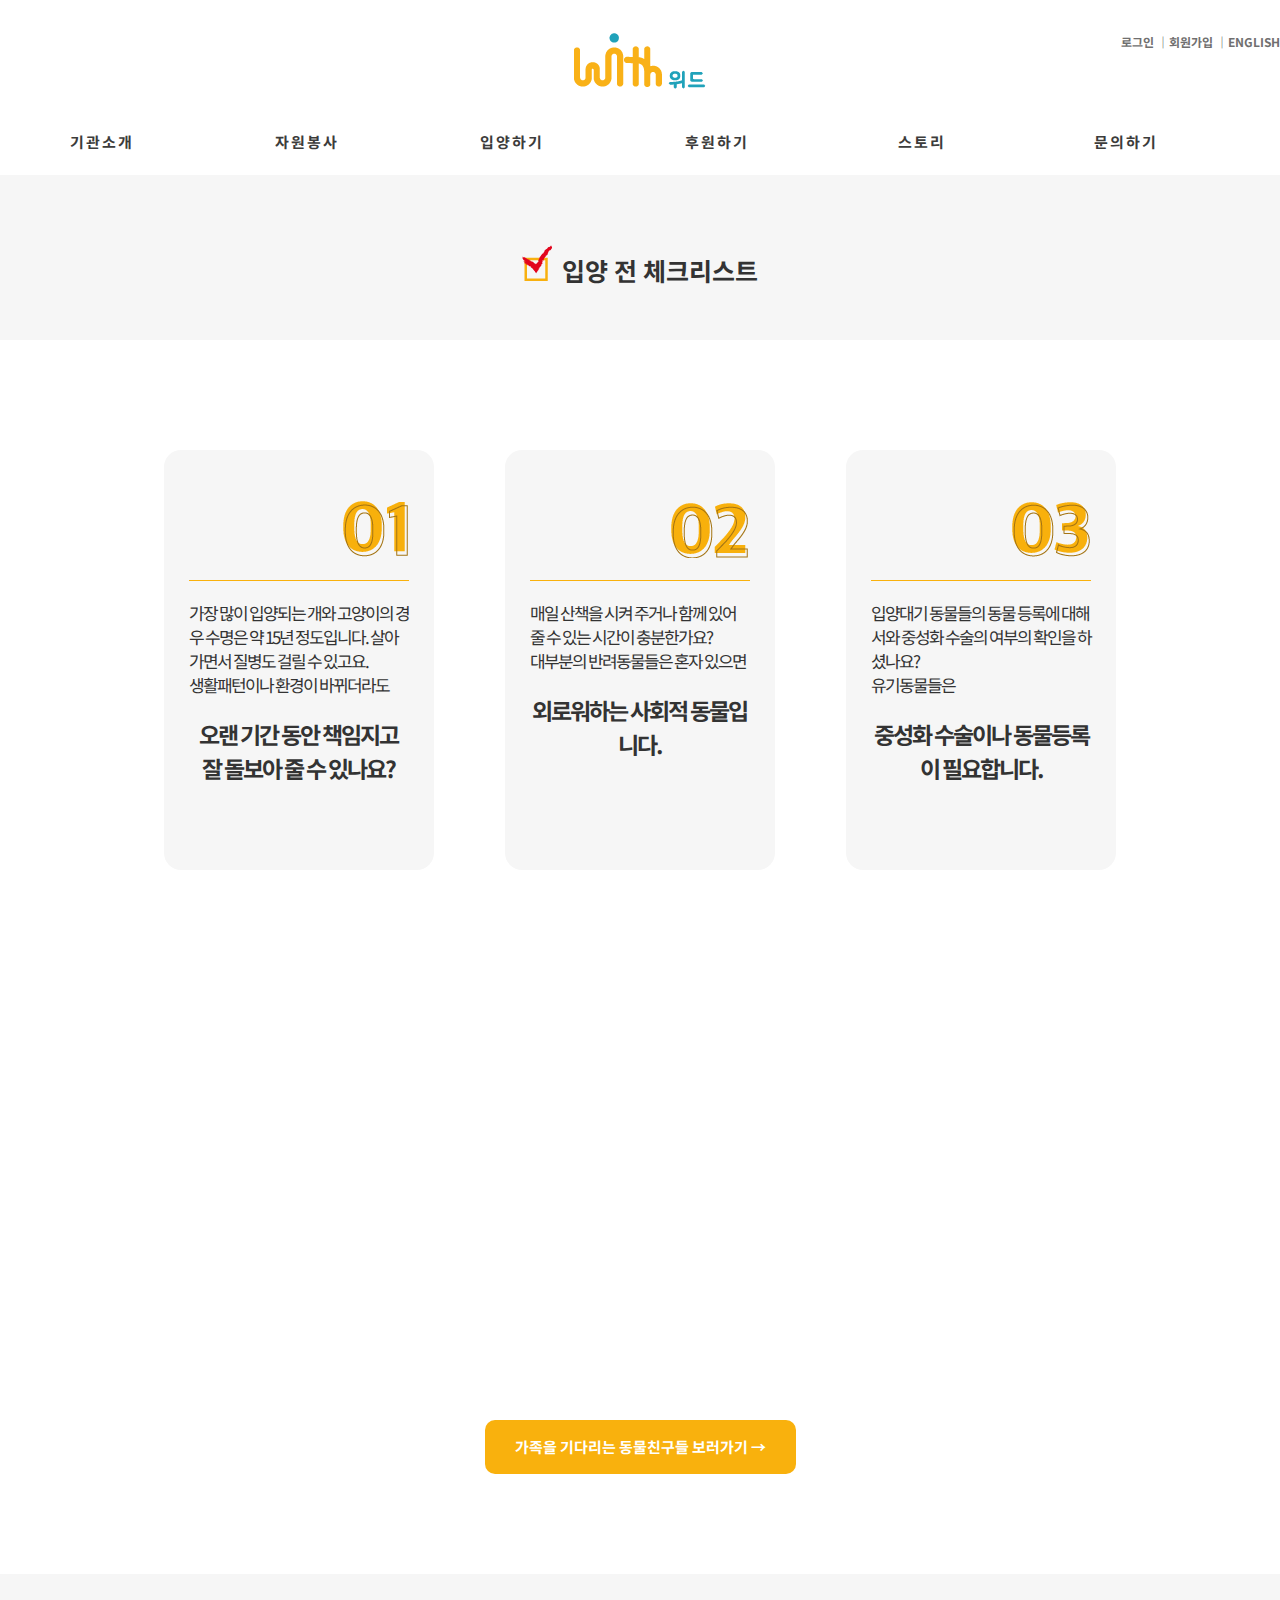
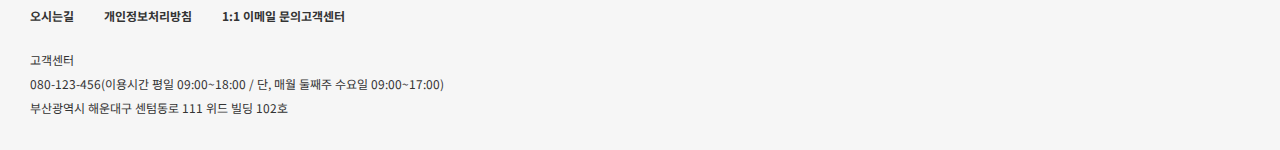
<file: sub5.html>
<!DOCTYPE html>
<html lang="en">

<head>
    <meta charset="UTF-8">
    <meta http-equiv="X-UA-Compatible" content="IE=edge">
    <meta name="viewport" content="width=device-width, initial-scale=1.0">
    <title>유기동물과 함께나아가는 With</title>
    <!--기본css-->
    <link rel="stylesheet" href="css/sub5_style.css">
    <!--aos_css-->
    <link href="https://unpkg.com/aos@2.3.1/dist/aos.css" rel="stylesheet">
    <!--mobile_menu_css-->
    <link rel="stylesheet" href="css/jquery.mmenu.all.css">
    <!--파비콘-->
    <link rel="shortcut icon" href="images/favicon-01.png" type="image/x-icon">
    <!--웹폰트-->
    <link rel="preconnect" href="https://fonts.googleapis.com">
    <link rel="preconnect" href="https://fonts.gstatic.com" crossorigin>
    <link href="https://fonts.googleapis.com/css2?family=Noto+Sans+KR&display=swap" rel="stylesheet">
    <!--js-->
    <script src="js/jquery-1.9.1.min.js"></script>
    <script src="js/script.js"></script>
    <script src="https://unpkg.com/aos@2.3.1/dist/aos.js"></script>
    <!--mobile_menu_js-->
    <script src="js/jquery.mmenu.all.js"></script>
</head>

<body>
    <div id="header_wrap">
        <div class="header">
            <h1><a href="index.html"><img src="images/logo-01.png" alt="logo"></a></h1>
            <ul class="login">
                <li><a href="login.html">로그인 ｜</a></li>
                <li><a href="#">회원가입 ｜</a></li>
                <li><a href="#">ENGLISH</a></li>
            </ul>
        </div><!--header_end-->

        <div id="gnb_wrap">
            <ul class="gnb">
                <li><a href="sub1.html">기관소개</a>
                    <ul class="submenu">
                        <li><a href="sub1.html">위드소개</a></li>
                        <li><a href="sub1.html#section1_wrap">주요사업</a></li>
                        <li><a href="sub1.html#map_wrap">오시는길</a></li>
                    </ul>
                </li>
                <li><a href="sub2.html">자원봉사</a>
                    <ul class="submenu">
                        <li><a href="sub3.html">자원봉사를 위한 교육</a></li>
                        <li><a href="sub2.html">자원봉사를 하고싶어요</a></li>
                        <li><a href="#">봉사자가 필요해요</a></li>
                    </ul>
                </li>
                <li class="on"><a href="#">입양하기</a>
                    <ul class="submenu">
                        <li><a href="#">입양 전 교육</a></li>
                        <li><a href="#">입양 전 안내사항</a></li>
                        <li><a href="sub4.html">가족을 기다리는 친구들</a></li>
                    </ul>
                </li>
                <li><a href="#">후원하기</a>
                    <ul class="submenu">
                        <li><a href="#">정기후원</a></li>
                        <li><a href="#">일시후원</a></li>
                        <li><a href="#">보호소 선택 후원</a></li>
                        <li><a href="#">캠페인 후원</a></li>
                    </ul>
                </li>
                <li><a href="#">스토리</a>
                    <ul class="submenu">
                        <li><a href="#">입양후기</a></li>
                        <li><a href="#">봉사후기</a></li>
                        <li><a href="#">질문&답변</a></li>
                    </ul>
                </li>
                <li><a href="#">문의하기</a>
                    <ul class="submenu">
                        <li><a href="#">공지사항</a></li>
                        <li><a href="#">FAQ</a></li>
                        <li><a href="#">1:1문의하기</a></li>
                    </ul>
                </li>
            </ul>
            <div class="m_gnb">
                <div class="menu_link">
                    <a href="#menu">
                        <img src="images/hamberger_btn-01.png" alt="">
                    </a>
                </div>
                <nav id="menu">
                    <ul class="mobile_gnb">
                        <li><a href="sub1.html">기관소개</a></li>
                        <li><a href="sub2.html">자원봉사</a></li>
                        <li><a href="#">입양하기</a></li>
                        <li><a href="#">후원하기</a></li>
                        <li><a href="#">스토리</a></li>
                        <li><a href="#">문의하기</a></li>
                    </ul>
                </nav>
            </div><!--gnb_wrap_end-->
        </div><!--header_wrap_end-->
            <div id="title">
                <p><img src="images/sub5/check_icon-01.png" alt="">입양 전 체크리스트</p>
            </div><!--title_end-->
        <div id="contain">
            <div class="content">
                <ul class="list">
                    <li data-aos="fade-up" data-aos-duration="1000">
                        <span class="img_wrap"><img src="images/sub5/number-01.png" alt=""></span>
                <div class="text">
                    <p>가장 많이 입양되는 개와 고양이의 경우 수명은 약 15년 정도입니다.
                        살아가면서 질병도 걸릴 수 있고요.
                       <br> 생활패턴이나 환경이 바뀌더라도</p>
                    <h2>오랜 기간 동안 책임지고 잘 돌보아 줄 수 있나요?</h2>
                </div><!--text_end-->
                </li>
                <li data-aos="fade-up" data-aos-duration="1000">
                    <span class="img_wrap"><img src="images/sub5/number-02.png" alt=""></span>
                <div class="text">
                    <p>매일 산책을 시켜 주거나 함께 있어 줄 수 있는 시간이 충분한가요?
                     <br>   대부분의 반려동물들은 혼자 있으면</p>
                    <h2>외로워하는 사회적 동물입니다.</h2>
                </div><!--text_end-->
                </li>
                <li data-aos="fade-up" data-aos-duration="1000">
                    <span class="img_wrap"><img src="images/sub5/number-03.png" alt=""></span>
                <div class="text">
                    <p>입양대기 동물들의 동물 등록에 대해서와 중성화 수술의 여부의 확인을 
                        하셨나요? <br> 유기동물들은</p>
                    <h2>중성화 수술이나 동물등록이 필요합니다.</h2>
                </div><!--text_end-->
                </li>
                <li data-aos="fade-up" data-aos-duration="1000">
                    <span class="img_wrap"><img src="images/sub5/number-04.png" alt=""></span>
                <div class="text">
                    <p>입양 이후 모니터링 관련 정보 제공에 협조를 해주실 수 있나요? 
                      <br>  위드에서는 입양인식개선을 위해서</p>
                    <h2>보호자분의 적극적인 입양후기 공유와
                        입양동물 정보제공에도 적극 응해 주셨으면 합니다.</h2>
                </div><!--text_end-->
                </li>
                </ul>
            </div><!--content_end-->
            <div class="btn">
                <a href="sub4.html">가족을 기다리는 동물친구들 보러가기 →</a>
            </div>
        </div><!--contain_end-->
        
        <div id="footer_wrap">
            <div class="footer">
                <ul class="link">
                    <li><a href="#">오시는길 </a></li>
                    <li><a href="#">개인정보처리방침</a></li>
                    <li><a href="#">1:1 이메일 문의고객센터</a></li>
                </ul>
                <p>고객센터 <br>
                    080-123-456(이용시간 평일 09:00~18:00 / 단, 매월 둘째주 수요일 09:00~17:00) <br>
                    부산광역시 해운대구 센텀동로 111 위드 빌딩 102호</p>
            </div>
        </div><!--footer_end-->


    <script>
        /*mobile_menu*/
        $(document).ready(function () {
            $("#menu").mmenu({
                "slidingSubmenus": false,
                "navbar": { "title": "With_위드" },
                "extensions": [
                    "pagedim-black",
                    "position-right",
                    "theme-white"
                ]
            });
        });
    </script>
</body>

</html>
</file>
<file: css/style.css>
* {
        margin: 0;
        padding: 0;
}

ul li {
        list-style: none;
}

a {
        text-decoration: none;
        color: #333;
}

body {
        font-family: Noto Sans KR;
        font-size: 12px;
        line-height: 24px;
        color: #333;
        position: relative;
}

/*header*/
#header_wrap {
        height: 175px;
        width: 100%;
        position: relative;
}

.header {
        width: 1320px;
        margin: 0 auto;
        text-align: center;
        position: relative;
        padding-top: 30px;
        box-sizing: border-box;
        height: 110px;
}

.login {
        position: absolute;
        top: 30px;
        right: 0;
        display: flex;
        font-weight: bold;
}

.login li a {
        color: #706f6f;
}

#gnb_wrap {
        height: 65px;
        position: relative;
        z-index: 9;
}

.gnb {
        width: 1320px;
        margin: 0 auto;
        display: flex;
}

.gnb>li {
        width: 16%;
        text-align: center;
        letter-spacing: 2px;
}

.gnb>li>a {
        display: block;
        font-weight: bold;
        font-size: 15px;
        color: #3c3c3b;
        padding: 20px 0 21px 0;
}

.gnb>li>a:hover {
        border-bottom: 2px solid #f9b10d;
}

.submenu {
        background-color: rgba(255, 255, 255, 0.5);
        display: none;
}

.submenu li a {
        display: block;
        padding: 10px 0;
        border-bottom: 1px solid #ddd;
        font-weight: bold;
        letter-spacing: -1px;
        font-size: 13px;
}

.submenu li a:hover {
        background-color: rgba(255, 255, 255, 0.8)
}

.gnb li:hover .submenu {
        display: block;
}

.m_gnb {
        display: none;
}

/*main_banner*/
#main_banner .swiper {
        width: 100%;
        height: 600px;
}

.banner1 {
        background-image: url(../images/main/mainbanner-02.png);
        background-repeat: no-repeat;
        background-position: center;
}

.banner2 {
        background-image: url(../images/main/mainbanner-01.png);
        background-repeat: no-repeat;
        background-position: center;
}

.banner3 {
        background-image: url(../images/main/mainbanner-03.png);
        background-repeat: no-repeat;
        background-position: center;
}

.banner4 {
        background-image: url(../images/main/mainbanner-04.png);
        background-repeat: no-repeat;
        background-position: center;
}

.round_wrap {
        width: 1320px;
        margin: 0 auto;
        padding: 300px 0 0 1200px;
}

/*swiper*/
.swiper-slide {
        text-align: center;
        font-size: 18px;
}

.swiper-slide img {
        display: block;
        width: 100%;
        height: 100%;
        object-fit: cover;
}

/*swiper_end*/
.round {
        background: url(../images/main/round-01.png) no-repeat;
        height: 165px;
        width: 165px;
        text-align: center;
        padding-top: 35px;
        color: #fff;
}

.round_text h2 {
        font-size: 30px;
        color: #f9b10d;
}

.round_text li:nth-child(1) {
        line-height: 18px;
        padding-bottom: 5px;
}

/*section*/
#container {
        width: 1320px;
        margin: 0 auto;

        text-align: center;
}

.title {
        font-family: 티머니 둥근바람;
        font-size: 19px;
}

.section {
        margin-top: 80px;
}

.section strong {
        text-align: center;
}

/*section content_1*/
.swiper {
        width: 100%;
        height: 100%;
}

.mySwiper2 {
        height: 207px;
        margin-top: 40px;
        box-sizing: border-box;
}

.swiper-slide {
        text-align: center;
        font-size: 18px;

        /* Center slide text vertically */
        display: -webkit-box;
        display: -ms-flexbox;
        display: -webkit-flex;
        display: flex;
        -webkit-box-pack: center;
        -ms-flex-pack: center;
        -webkit-justify-content: center;
        justify-content: center;
        -webkit-box-align: center;
        -ms-flex-align: center;
        -webkit-align-items: center;
        align-items: center;
}

.swiper-slide img {
        display: block;
        width: 100%;
        height: 100%;
        object-fit: cover;
}

.swiper {
        margin-left: auto;
        margin-right: auto;
}

.list h1 {
        padding: 20px 0 50px;
        font-size: 30px;
}

.list a {
        border: 1px solid #25a2bb;
        display: inline-block;
        padding: 7px 9px;
        border-radius: 5px;
}

.list a:hover {
        background-color: #25a2bb;
        color: #fff;
}

.list {
        flex-direction: column;
        border-radius: 15px;
        border: 1px solid #25a2bb;
        padding-left: 180px;
        box-sizing: border-box;
}

.banner1-1 {
        background: url(../images/main/animals-01.png) no-repeat left;

}

.banner2-1 {
        background: url(../images/main/animals-02.png) no-repeat left;
}

.banner3-1 {
        background: url(../images/main/animals-03.png) no-repeat left;

}

.banner4-1 {
        background: url(../images/main/animals-04.png) no-repeat left;
}

.banner5-1 {
        background: url(../images/main/animals-05.png) no-repeat left;
}

/*section content_2*/
.content_2 {
        width: 1320px;
        margin: 100px auto;
        text-align: center;
        margin-bottom: 150px;
}

.campain {
        margin-top: 50px;
        display: flex;
        justify-content: space-between;
}

.campain li {
        width: 45%;
        height: 310px;
}

.campain li a {
        display: block;
        box-sizing: border-box;
        padding-top: 210px;
        text-align: left;
}

.per {
        text-align: right;
        font-size: 25px;
        color: #25a2bb;
}

.campain_text {
        background-color: rgba(255, 255, 255, 0.5);
        padding: 15px 15px;
        line-height: 20px;
}

.campain li:nth-child(1) {
        background: url(../images/main/campain-01.png) no-repeat center;
}

.campain li:nth-child(2) {
        background: url(../images/main/campain-02.png) no-repeat center;
}

/*section content_3*/
#container_2 {
        text-align: center;
}

.content_3 {
        background-color: #f5fbff;
        height: 576px;
        padding-top: 50px;
}

.donation {
        width: 1320px;
        margin: 0 auto;
}

.donation_list {
        display: flex;
        width: 80%;
        margin: 0 auto;
        padding-top: 40px;
        justify-content: space-evenly;
}

.donation_list li {
        width: 207px;
        height: 307px;
        border-radius: 0 0 16px 16px;
        border-radius: 18px;
        border: 1px solid #25a2bb;
}

.donation_list li a {
        display: block;
        color: #25a2bb;
        font-family: 티머니 둥근바람;
        font-size: 18px;
        margin-top: 187px;
        font-weight: bold;
        background-color: #f5fbff;
        padding: 48px 0;
        border-radius: 0 0 16px 16px;
}

.donation_list li:nth-child(1) {
        background: url(../images/main/donation-01.png)no-repeat center top;
}

.donation_list li:nth-child(2) {
        background: url(../images/main/donation-02.png)no-repeat center top;
        margin-top: 70px;
}

.donation_list li:nth-child(3) {
        background: url(../images/main/donation-03.png)no-repeat center top;
        margin-top: 70px;
}

.donation_list li:nth-child(4) {
        background: url(../images/main/donation-04.png)no-repeat center top;
}

.donation_list li a:hover {
        background-color: #25a2bb;
        color: #fff;
}

/*content_4*/
.content_4 {
        text-align: center;
        width: 1320px;
        margin: 100px auto;
        margin-bottom: 150px;
}

.sns_list {
        display: flex;
        justify-content: space-between;
        margin-top: 70px;
}

.sns_list li {
        overflow: hidden;
        border-radius: 18px;
}

.sns_list li a img {
        transition: all 1s;
}

.sns_list li a img:hover {
        transform: scale(1.1);
        transition: all 1s;
}

/*footer*/
#footer_wrap {
        background-color: #f6f6f6;
        color: #333;
        text-align: left;
        overflow: hidden;
}

.footer {
        width: 1320px;
        margin: 0 auto;
        overflow: hidden;
        padding: 30px;
}

.link {
        text-align: left;
        display: flex;
}

.link li a {
        color: #333;
        padding: 0 30px 0 0;
        margin: 0 auto;
        display: inline-block;
        font-weight: bold;
        margin-bottom: 20px;
}



/*tablet*/
@media (max-width:1320px) {

        /*header*/
        .header {
                width: 100%;
        }

        .gnb {
                width: 100%;
        }

        /*mainbanner*/
        #main_banner {
                background: url(../images/main/mainbanner-02.png) no-repeat center;
                width: 100%;
        }

        .submenu li a {
                font-size: 1em;
        }

        .round {
                right: 5%;
                bottom: 5%
        }

        /*container_01*/
        #container {
                width: 100%;
        }

        /*content_1*/
        .list li {
                width: 360px;
                margin-bottom: 50px;
                margin: 20px auto;
        }

        .list {
                display: flex;
                flex-direction: column;
        }

        .list li:nth-child(3) {
                display: none;
        }

        /*content_2*/
        .content_2 {
                width: 100%;
        }

        .campain {
                flex-direction: column;
                width: 100%;
                justify-content: center;
        }

        .campain li {
                width: 50%;
                margin: 0 auto;
                margin-bottom: 50px;
        }

        .campain_text {
                width: 100%;
                box-sizing: border-box;
        }

        /*content_3*/
        .content_3 {
                height: 850px;
        }

        .donation {
                width: 65%;
        }

        .donation_list {
                display: flex;
                flex-wrap: wrap;
                padding-top: 50px;
                justify-content: space-evenly;
        }

        .donation_list li {
                width: 200px;
                margin: 0 8% 50px 0;
        }

        .donation_list li:nth-child(2) {
                margin-top: 0;
        }

        .donation_list li:nth-child(3) {
                margin-top: 0;
        }

        /*content_4*/
        .content_4 {
                text-align: center;
                width: 100%;

                margin-bottom: 150px;
        }

        .sns_list {
                display: flex;
                flex-direction: column;
                justify-content: center;
        }

        .sns_list li {
                margin-bottom: 50px;
                width: 62%;
                margin: 0 auto;
        }

        .sns_list li:nth-child(2) {
                margin-top: 50px;
        }

        /*footer*/
        .footer {
                width: 100%;
                ;
        }

        .link {
                text-align: left;
        }
}


/*mobile*/
@media (max-width:700px) {
        .header {
                width: 100%;
                position: relative;
        }

        .login,
        .gnb {
                display: none;
        }

        .m_gnb {
                display: block;
                position: absolute;
                top: -70px;
                right: 20px;
        }

        /*content_1*/
        .list li:nth-child(2) {
                display: none;
        }

        /*content_2*/
        .content_2 {
                width: 100%;
                margin-bottom: 50px;
        }

        .campain {
                flex-direction: column;
                width: 100%;
                justify-content: center;
        }

        .campain li {
                width: 100%;
                margin: 0 auto;
                margin-bottom: 50px;
        }

        .campain_text {
                width: 100%;
                box-sizing: border-box;
        }

        /*content_3*/

        .content_3 {
                height: 550px;
                width: 100%;
        }

        .donation {
                width: 90%;
        }

        .donation_list {
                display: flex;
                justify-content: center;
                text-align: center;
        }

        .donation_list li {
                border: none;
                height: 50px;
                border-radius: 25px;
                background-color: none;
        }

        .donation_list li a {
                width: 90%;
                height: 50px;
                border-radius: 25px;
                border: 1px solid #25a2bb;
                display: inline-block;
                color: #25a2bb;
                margin: 0;
                font-family: 티머니 둥근바람;
                font-size: 18px;
                font-weight: bold;
                padding: 10px 10px 5px;
        }

        .donation_list p {
                padding-top: 10px;
        }

        .donation_list li:nth-child(1) {
                background: #f5fbff
        }

        .donation_list li:nth-child(2) {
                background: #f5fbff;
        }

        .donation_list li:nth-child(3) {
                background: #f5fbff;
        }

        .donation_list li:nth-child(4) {
                background: #f5fbff
        }

        .donation_list li a:hover {
                background-color: #25a2bb;
                color: #fff;
        }

        /*content_4*/
        .content_4 {
                width: 100%;
                margin: 80px auto;
                margin-bottom: 100px;
        }

        .sns_list {
                display: flex;
                justify-content: space-between;
                margin-top: 70px;
        }

        .sns_list li {
                overflow: hidden;
                border-radius: 18px;
        }

        .sns_list li a img {
                transition: all 1s;
                width: 100%;
        }

        .sns_list li a img:hover {
                transform: scale(1.1);
                transition: all 1s;
        }

        /*footer*/

        .footer {
                width: 100%;
        }
}
</file>
<file: css/sub1_style.css>
* {
        margin: 0;
        padding: 0;
}

ul li {
        list-style: none;
}

a {
        text-decoration: none;
        color: #333;
}

body {
        font-family: Noto Sans KR;
        font-size: 12px;
        line-height: 24px;
        color: #333;
}

/*header*/
#header_wrap {
        height: 175px;
        position: relative;
}

.header {
        width: 100%;
        margin: 0 auto;
        text-align: center;
        position: relative;
        padding-top: 30px;
        box-sizing: border-box;
        height: 110px;
}

.m_gnb {
        display: none;
}

.login {
        position: absolute;
        top: 30px;
        right: 0;
        display: flex;
        font-weight: bold;
}

.login li a {
        color: #706f6f;
}

#gnb_wrap {
        height: 65px;
        position: relative;
        z-index: 9;
}

.gnb {
        width: 1320px;
        margin: 0 auto;
        display: flex;
}

.gnb>li {
        width: 16%;
        text-align: center;
        letter-spacing: 2px;
}

.gnb>li>a {
        display: block;
        font-weight: bold;
        font-size: 15px;
        color: #3c3c3b;
        padding: 20px 0 21px 0;
}

.gnb>li>a:hover {
        border-bottom: 2px solid #f9b10d;
}

.submenu {
        background-color: rgba(255, 255, 255, 0.5);
        display: none;
}

.submenu li a {
        display: block;
        padding: 10px 0;
        border-bottom: 1px solid #ddd;
        font-weight: bold;
        letter-spacing: -1px;
        font-size: 13px;
}

.submenu li a:hover {
        background-color: rgba(255, 255, 255, 0.8)
}

.gnb li:hover .submenu {
        display: block;
}

/*info*/
#info {
        background: url(../images/sub1/subpage_1-01.png) no-repeat center;
        height: 620px;
}

.info_center {
        position: relative;
        width: 1320px;
        margin: 0 auto;
}

.title {
        color: #fff;
        font-size: 16px;
        font-weight: bold;
        padding-top: 30px;
}

.text {
        background-color: rgba(255, 255, 255, 0.7);
        width: 600px;
        height: 350px;
        border-radius: 20px;
        text-align: center;
        padding-top: 20px;
        position: absolute;
        top: 120px;
        right: 0;
}

.text p {
        word-spacing: -2px;
        padding-bottom: 20px;
}

/*section1*/
#section1_wrap {
        background-color: #f5fbff;
        overflow: hidden;
        padding-top: 50px;
        padding-bottom: 50px;
}

.section1 {
        width: 1320px;
        margin: 0 auto;
}

.section1_center {
        text-align: center;
}

.title2 {
        color: #333;
}

.project {
        display: flex;
        margin-top: 50px;
        justify-content: space-evenly;
}

.round {
        border-radius: 100px;
        width: 195px;
        height: 195px;
        font-size: 25px;
        color: #25a2bb;
        text-align: center;
        font-weight: bold;
}

.project h2 {
        margin-top: 85px;
}

.project1 {
        border: 1px dotted #25a2bb;
}

.project2 {
        background-color: #25a2bb;
}

.project2 img {
        margin-top: 65px;
}

.project3 {
        border: 1px dotted #25a2bb;
}

.square {
        width: 80px;
        height: 5px;
        background-color: #f9b10d;
        text-align: center;
        display: inline-block;
        margin: 100px 0 40px 0;
}

.section1_center p {
        color: #7c7c7b;
        font-weight: bold;
        font-size: 15px;
        line-height: 28px;
}

.section1 {
        word-break: keep-all;
}

/*map*/
#map_wrap {
        background-color: #f5fbff;
        overflow: hidden;
        padding-bottom: 50px;
}

.title_center {
        width: 1320px;
        margin: 0 auto;
        padding-bottom: 30px;
}

.map_info {
        width: 1320px;
        margin: 30px auto;
}

.info li {
        float: left;
        width: 33%;
        margin: 0 auto;
}

.info h3 {
        padding-bottom: 15px;
        color: #7c7c7b;
}

/*footer*/
#footer_wrap {
        background-color: #f6f6f6;
        color: #333;
        text-align: left;
        overflow: hidden;
        clear: both;
}

.footer {
        width: 1320px;
        margin: 0 auto;
        overflow: hidden;
        padding: 30px;
        box-sizing: border-box;
        position: relative;
}

.link {
        text-align: left;
}

.link li a {
        color: #333;
        padding: 0 30px 0 0;
        margin: 0 auto;
        display: inline-block;
        font-weight: bold;
        margin-bottom: 20px;
}

.link li {
        float: left;
}

.footer p {
        clear: both;
}

.logo2 {
        position: absolute;
        right: 30px;
        top: 50px;
}




/*tablet*/
@media (max-width:1320px) {

        /*header*/
        #header_wrap {
                width: 100%;
        }

        .header {
                width: 100%;
        }

        .gnb {
                width: 100%;
        }

        /*info*/
        #info {
                width: 100%;
        }

        .info_center {
                width: 100%;
        }

        .text {
                width: 65%;
                height: 400px;
        }

        .text p {
                padding: 15px;
                box-sizing: border-box;
        }

        /*section1*/
        .section1 {
                width: 100%;
        }

        /*map*/
        .title_center {
                width: 100%;
        }

        .map_info {
                width: 100%;
        }

        /*footer*/
        .footer {
                width: 100%;
                box-sizing: border-box;
        }

}



/*mobile*/
@media (max-width:700px) {

        /*header*/
        #header_wrap {
                width: 100%;
        }

        .header {
                width: 100%;
                position: relative;
        }

        .login,
        .gnb {
                display: none;
        }

        .m_gnb {
                display: block;
                position: absolute;
                top: -70px;
                right: 20px;
        }

        /*info*/
        #info {
                width: 100%;
        }

        .info_center {
                width: 100%;
        }

        .text {
                width: 65%;
                height: 450px;
        }

        .text p {
                padding: 15px;
                box-sizing: border-box;
        }

        /*section1*/
        .section1 {
                width: 100%;
        }

        .project {
                display: block;
                width: 195px;
                margin: 0 auto;
        }

        .round {
                width: 195px;
                margin-top: 30px;
        }

        /*map*/
        .title_center {
                width: 100%;
        }

        .map_info {
                width: 100%;
        }

        /*footer*/
        .footer {
                width: 100%;
                margin: 0;
                box-sizing: border-box;
        }

        .link {
                text-align: left;
        }

        .footer p {
                width: 50%;
        }
}
</file>
<file: css/sub3_style.css>
* {
        margin: 0;
        padding: 0;
}

ul li {
        list-style: none;
}

a {
        text-decoration: none;
        color: #333;
}

body {
        font-family: Noto Sans KR;
        font-size: 12px;
        line-height: 24px;
        color: #333;
        position: relative;
        height: 100%;
}

/*header*/
#header_wrap {
        height: 175px;
        position: relative;
}

.header {
        width: 1320px;
        margin: 0 auto;
        text-align: center;
        position: relative;
        padding-top: 30px;
        box-sizing: border-box;
        height: 110px;
}

.login {
        position: absolute;
        top: 30px;
        right: 0;
        display: flex;
        font-weight: bold;
}

.login li a {
        color: #706f6f;
}

#gnb_wrap {
        height: 65px;
        position: relative;
        z-index: 9;
}

.gnb {
        width: 1320px;
        margin: 0 auto;
        display: flex;
}

.gnb>li {
        width: 16%;
        text-align: center;
        letter-spacing: 2px;
}

.gnb>li>a {
        display: block;
        font-weight: bold;
        font-size: 15px;
        color: #3c3c3b;
        padding: 20px 0 21px 0;
}

.gnb>li>a:hover {
        border-bottom: 2px solid #f9b10d;
}

.submenu {
        background-color: rgba(255, 255, 255, 0.5);
        display: none;
}

.submenu li a {
        display: block;
        padding: 10px 0;
        border-bottom: 1px solid #ddd;
        font-weight: bold;
        letter-spacing: -1px;
        font-size: 13px;
}

.submenu li a:hover {
        background-color: rgba(255, 255, 255, 0.8)
}

.gnb li:hover .submenu {
        display: block;
}

.m_gnb {
        display: none;
}

/*contaier*/
#container {
        width: 1320px;
        margin: 0 auto;
}

.title {
        text-align: center;
        margin: 80px 0 40px 0;
}

.square {
        width: 70px;
        height: 4px;
        background-color: #f9b10d;
        margin: 0 auto;
}

.banner_wrap {
        width: 1320px;
        margin-top: 80px;
}

.banner {
        display: flex;
        width: 100%;
        justify-content: space-between;
}

.banner li {
        width: 330px;
        height: 330px;
        text-align: center;
        padding: 80px 20px 0;
        box-sizing: border-box;
        word-break: break-all;
        color: #fff;
        letter-spacing: 1px;
}

.banner h2 {
        font-size: 45px;
        margin-bottom: 35px;
}

.slogan {
        border-bottom: 1px solid #fff;
        padding-bottom: 10px;
        font-size: 15px;
}

.text {
        word-break: break-all;
        padding-top: 10px;
        width: 70%;
        font-size: 13px;
        margin: 0 auto;
}

.banner li:nth-child(1) {
        background: url(../images/sub3/banner-01.png) no-repeat;
}

.banner li:nth-child(2) {
        background: url(../images/sub3/banner-02.png) no-repeat;
}

.banner li:nth-child(3) {
        background: url(../images/sub3/banner-03.png) no-repeat;
}


.textbox_wrap {
        width: 1320px;
        margin: 0 auto;
}

.textbox {
        width: 80%;
        box-shadow: 5px 5px 1px rgba(0, 0, 0, 0.3);
        margin: 130px auto;
        border: 1px solid rgb(136, 136, 136);
        background-color: #f6f6f6;
        border-radius: 35px;
        display: flex;
        padding: 20px 50px;
        justify-content: space-between;
        box-sizing: border-box;
}

.caution_1 {
        width: 50%;
}

.caution_2 {
        width: 50%;
}

/*footer*/
#footer_wrap {
        background-color: #f6f6f6;
        color: #333;
        text-align: left;
        overflow: hidden;
}

.footer {
        width: 1320px;
        margin: 0 auto;
        overflow: hidden;
        padding: 30px;
        position: relative;
}

.link {
        text-align: left;
        display: flex;
}

.link li a {
        color: #333;
        padding: 0 30px 0 0;
        margin: 0 auto;
        display: inline-block;
        font-weight: bold;
        margin-bottom: 20px;
}

/*footer*/
#footer_wrap {
        background-color: #f6f6f6;
        color: #333;
        text-align: left;
        overflow: hidden;
}

.footer {
        width: 1320px;
        margin: 0 auto;
        overflow: hidden;
        padding: 30px;
        position: relative;
}

.link {
        text-align: left;
        display: flex;
}

.link li a {
        color: #333;
        padding: 0 30px 0 0;
        margin: 0 auto;
        display: inline-block;
        font-weight: bold;
        margin-bottom: 20px;
}

.footer p {
        clear: both;
}


/*tablet*/
@media (max-width:1320px) {

        /*header*/
        .header {
                width: 100%;
        }

        .gnb {
                width: 100%;
        }

        /*contaier*/
        #container {
                width: 100%;
        }

        .title {
                text-align: center;
                margin: 80px 0 40px 0;
        }

        .banner_wrap {
                width: 100%;
        }

        .banner {
                display: flex;
                width: 100%;
                flex-wrap: wrap;
                justify-content: center;
        }

        .banner li {
                margin: 30px;
        }

        .textbox_wrap {
                width: 100%;
                margin: 0 auto;
        }


        /*footer*/
        .footer {
                width: 100%;
                ;
        }

        .link {
                text-align: left;
        }
}


/*mobile*/
@media (max-width:700px) {
        .header {
                width: 100%;
                position: relative;
        }

        .login,
        .gnb {
                display: none;
        }

        .m_gnb {
                display: block;
                position: absolute;
                top: -70px;
                right: 20px;
        }


        .banner_wrap {
                width: 100%;
        }

        .banner {
                display: flex;
                flex-wrap: wrap;
                width: 100%;
                justify-content: center;
        }

        .textbox_wrap {
                width: 100%;
                word-break: break-all;
                margin: 0 auto;
        }

        .textbox {
                width: 80%;
                margin: 50px auto;
                flex-direction: column;
                justify-content: center;
                box-sizing: border-box;
        }

        .caution_1 {
                width: 100%;
        }

        .caution_2 {
                width: 100%;
        }


        /*footer*/
        .footer {
                width: 100%;
        }
}
</file>
<file: css/sub4_style.css>
* {
    margin: 0;
    padding: 0;
}

ul li {
    list-style: none;
}

a {
    text-decoration: none;
    color: #333;
}

body {
    font-family: Noto Sans KR;
    font-size: 12px;
    line-height: 24px;
    color: #333;
    position: relative;
}

/*header*/
#header_wrap {
    height: 175px;
    width: 100%;
    position: relative;
}

.header {
    width: 1320px;
    margin: 0 auto;
    text-align: center;
    position: relative;
    padding-top: 30px;
    box-sizing: border-box;
    height: 110px;
}

.login {
    position: absolute;
    top: 30px;
    right: 0;
    display: flex;
    font-weight: bold;
}

.login li a {
    color: #706f6f;
}

#gnb_wrap {
    height: 65px;
    position: relative;
    z-index: 9;
}

.gnb {
    width: 1320px;
    margin: 0 auto;
    display: flex;
}

.gnb>li {
    width: 16%;
    text-align: center;
    letter-spacing: 2px;
}

.gnb>li>a {
    display: block;
    font-weight: bold;
    font-size: 15px;
    color: #3c3c3b;
    padding: 20px 0 21px 0;
}

.gnb>li>a:hover {
    border-bottom: 2px solid #f9b10d;
}

.submenu {
    background-color: rgba(255, 255, 255, 0.5);
    display: none;
}

.submenu li a {
    display: block;
    padding: 10px 0;
    border-bottom: 1px solid #ddd;
    font-weight: bold;
    letter-spacing: -1px;
    font-size: 13px;
}

.submenu li a:hover {
    background-color: rgba(255, 255, 255, 0.8)
}

.gnb li:hover .submenu {
    display: block;
}

.m_gnb {
    display: none;
}

/*title*/
#title {
    background-color: #f6f6f6;
    height: 165px;
    margin-bottom: 30px;
}

#title p {
    text-align: center;
    padding-top: 70px;
    font-size: 25px;
    font-weight: bold;
}

#title img {
    margin-right: 10px;
}

/*container*/
#container {
    width: 1320px;
    margin: 0 auto;
    margin-bottom: 150px;
}

.list {
    width: 80%;
    margin: 0 auto;
    display: flex;
    margin-top: 80px;
    flex-wrap: wrap;
    justify-content: space-around;
    overflow: hidden;
}

.list li {
    width: 450px;
    height: 287px;
    display: flex;
    border-radius: 20px;
    background-color: #25a2bb;
    margin-bottom: 80px;
}

.text {
    color: #fff;
    width: 100%;
    margin-top: 100px;
    text-align: center;
    font-size: 25px;
}

.text a {
    color: #25a2bb;
    display: inline-block;
    background-color: #fff;
    padding: 7px 10px;
    border-radius: 3px;
    margin-top: 40px;
    font-weight: bold;
    font-size: 15px;
}

.text a:hover {
    background-color: #176675;
    color: #fff;
}

.page_number {
    text-align: center;
}

.page_number a {
    font-size: 14px;
    letter-spacing: 5px;
}

/*footer*/
#footer_wrap {
    background-color: #f6f6f6;
    color: #333;
    text-align: left;
    overflow: hidden;
}

.footer {
    width: 1320px;
    margin: 0 auto;
    overflow: hidden;
    padding: 30px;
}

.link {
    text-align: left;
    display: flex;
}

.link li a {
    color: #333;
    padding: 0 30px 0 0;
    margin: 0 auto;
    display: inline-block;
    font-weight: bold;
    margin-bottom: 20px;
}


/*tablet*/
@media (max-width:1320px) {

    /*header*/
    .header {
        width: 100%;
    }

    .gnb {
        width: 100%;
    }

    /*container*/
    #container {
        width: 100%;
        margin: 0 auto;
        margin-bottom: 150px;
    }

    .list {
        width: 80%;
        display: flex;
        flex-wrap: wrap;
    }


    /*footer*/
    .footer {
        width: 100%;
        ;
    }

    .link {
        text-align: left;
    }
}

/*tablet*/
@media (max-width:1055px) {
    .list {
        flex-direction: column;
        align-items: center;
    }
}

/*mobile*/
@media (max-width:700px) {
    .header {
        width: 100%;
        position: relative;
    }

    .login,
    .gnb {
        display: none;
    }

    .m_gnb {
        display: block;
        position: absolute;
        top: -70px;
        right: 20px;
    }

    /*container*/
    #container {
        width: 100%;
    }

    .list {
        width: 100%;
        display: flex;
        flex-wrap: wrap;
    }

    .list li:nth-child(4) {
        display: none;
    }

    /*footer*/
    .footer {
        width: 100%;
    }
}
</file>
<file: css/sub5_style.css>
* {
    margin: 0;
    padding: 0;
}

ul li {
    list-style: none;
}

a {
    text-decoration: none;
    color: #333;
}

body {
    font-family: Noto Sans KR;
    font-size: 12px;
    line-height: 24px;
    color: #333;
    position: relative;
}

/*header*/
#header_wrap {
    height: 175px;
    width: 100%;
    position: relative;
}

.header {
    width: 1320px;
    margin: 0 auto;
    text-align: center;
    position: relative;
    padding-top: 30px;
    box-sizing: border-box;
    height: 110px;
}

.login {
    position: absolute;
    top: 30px;
    right: 0;
    display: flex;
    font-weight: bold;
}

.login li a {
    color: #706f6f;
}

#gnb_wrap {
    height: 65px;
    position: relative;
    z-index: 9;
}

.gnb {
    width: 1320px;
    margin: 0 auto;
    display: flex;
}

.gnb>li {
    width: 16%;
    text-align: center;
    letter-spacing: 2px;
}

.gnb>li>a {
    display: block;
    font-weight: bold;
    font-size: 15px;
    color: #3c3c3b;
    padding: 20px 0 21px 0;
}

.gnb>li>a:hover {
    border-bottom: 2px solid #f9b10d;
}

.submenu {
    background-color: rgba(255, 255, 255, 0.5);
    display: none;
}

.submenu li a {
    display: block;
    padding: 10px 0;
    border-bottom: 1px solid #ddd;
    font-weight: bold;
    letter-spacing: -1px;
    font-size: 13px;
}

.submenu li a:hover {
    background-color: rgba(255, 255, 255, 0.8)
}

.gnb li:hover .submenu {
    display: block;
}

.m_gnb {
    display: none;
}
#title {
    background-color: #f6f6f6;
    height: 165px;
    margin-bottom: 30px;
}
#title img{margin-right: 10px;}
#title p {
    text-align: center;
    padding-top: 70px;
    font-size: 25px;
    font-weight: bold;
}

/*contain*/
#contain{width: 1320px;
        margin:0 auto;}
.list{margin-top: 80px;
        display: flex;
      justify-content: space-around;}
.list li{width: 270px;
        height: 440px;
        padding: 25px;
        box-sizing: border-box;
        background-color: #f6f6f6;
        border-radius: 17px;
        letter-spacing: -2px;}
.img_wrap{text-align: right;
        display: block;
        margin-top: 25px;
        padding-bottom: 15px;
        border-bottom: 1px solid #f9b10d;}
.text{margin-top: 20px;
    word-break: break-all;}
.text p{font-size: 17px;}
.text h2{margin-top: 20px;
        font-size: 23px;
        line-height: 34px;
        text-align: center;}
.btn{text-align: center;
    margin: 100px 0;}
.btn a{display: inline-block;
        padding: 15px 30px;
        background-color: #f9b10d;
        color: #fff;
        font-size: 15px;
        border-radius: 10px;
        font-weight: bold;}
.btn a:hover{background-color: #25a1ba;}
.list li:nth-child(2){height: 410px;
                        margin-top: 30px;}
.list li:nth-child(3){height: 410px;
                     margin-top: 30px;}

/*footer*/
#footer_wrap {
    background-color: #f6f6f6;
    color: #333;
    text-align: left;
    overflow: hidden;
}

.footer {
    width: 1320px;
    margin: 0 auto;
    overflow: hidden;
    padding: 30px;
}

.link {
    text-align: left;
    display: flex;
}

.link li a {
    color: #333;
    padding: 0 30px 0 0;
    margin: 0 auto;
    display: inline-block;
    font-weight: bold;
    margin-bottom: 20px;
}




/*tablet*/
@media (max-width:1320px) {

    /*header*/
    .header {
            width: 100%;
    }

    .gnb {
            width: 100%;
    }


/*contain*/
#contain{width: 100%;}
.list{width: 80%;
    margin: 80px auto;
    flex-wrap: wrap;}
.list li{height: 420px;
        margin-top: 30px;
}


.list li:nth-child(2){height: 420px;
                    margin-top: 30px;}
.list li:nth-child(3){height: 420px;
                 margin-top: 30px;}

            /*footer*/
            .footer {
                width: 100%;
                ;
        }

        .link {
                text-align: left;
        }
}



/*mobile*/
@media (max-width:700px) {
    .header {
            width: 100%;
            position: relative;
    }

    .login,
    .gnb {
            display: none;
    }
/*contain*/
#contain{width: 100%;}
.list{margin-top: 80px;
    display: flex;}
.list li{height: 420px;
        margin-top: 30px;}

.list li:nth-child(2){height: 420px;
                    margin-top: 30px;}
.list li:nth-child(3){height: 420px;
                 margin-top: 30px;}



    .m_gnb {
            display: block;
            position: absolute;
            top: -70px;
            right: 20px;
    }

            /*footer*/

            .footer {
                width: 100%;
        }
}
</file>
